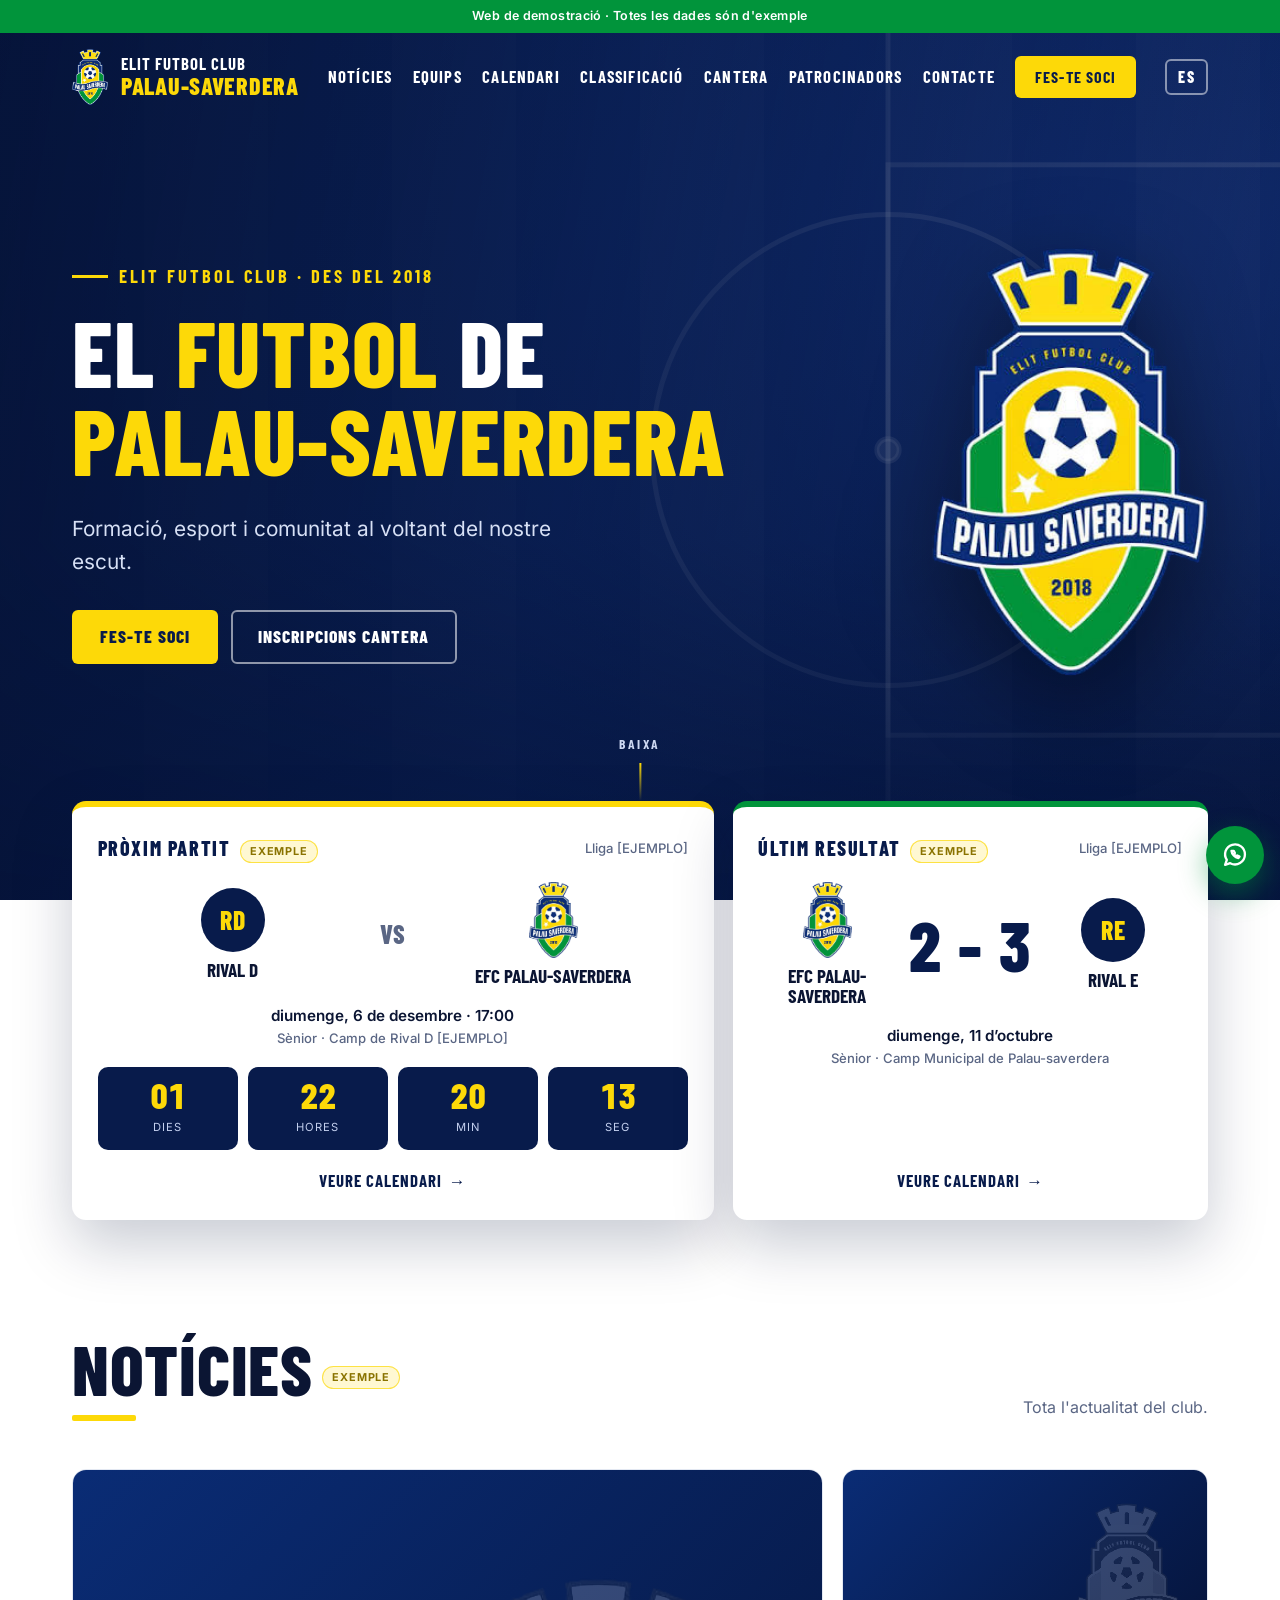
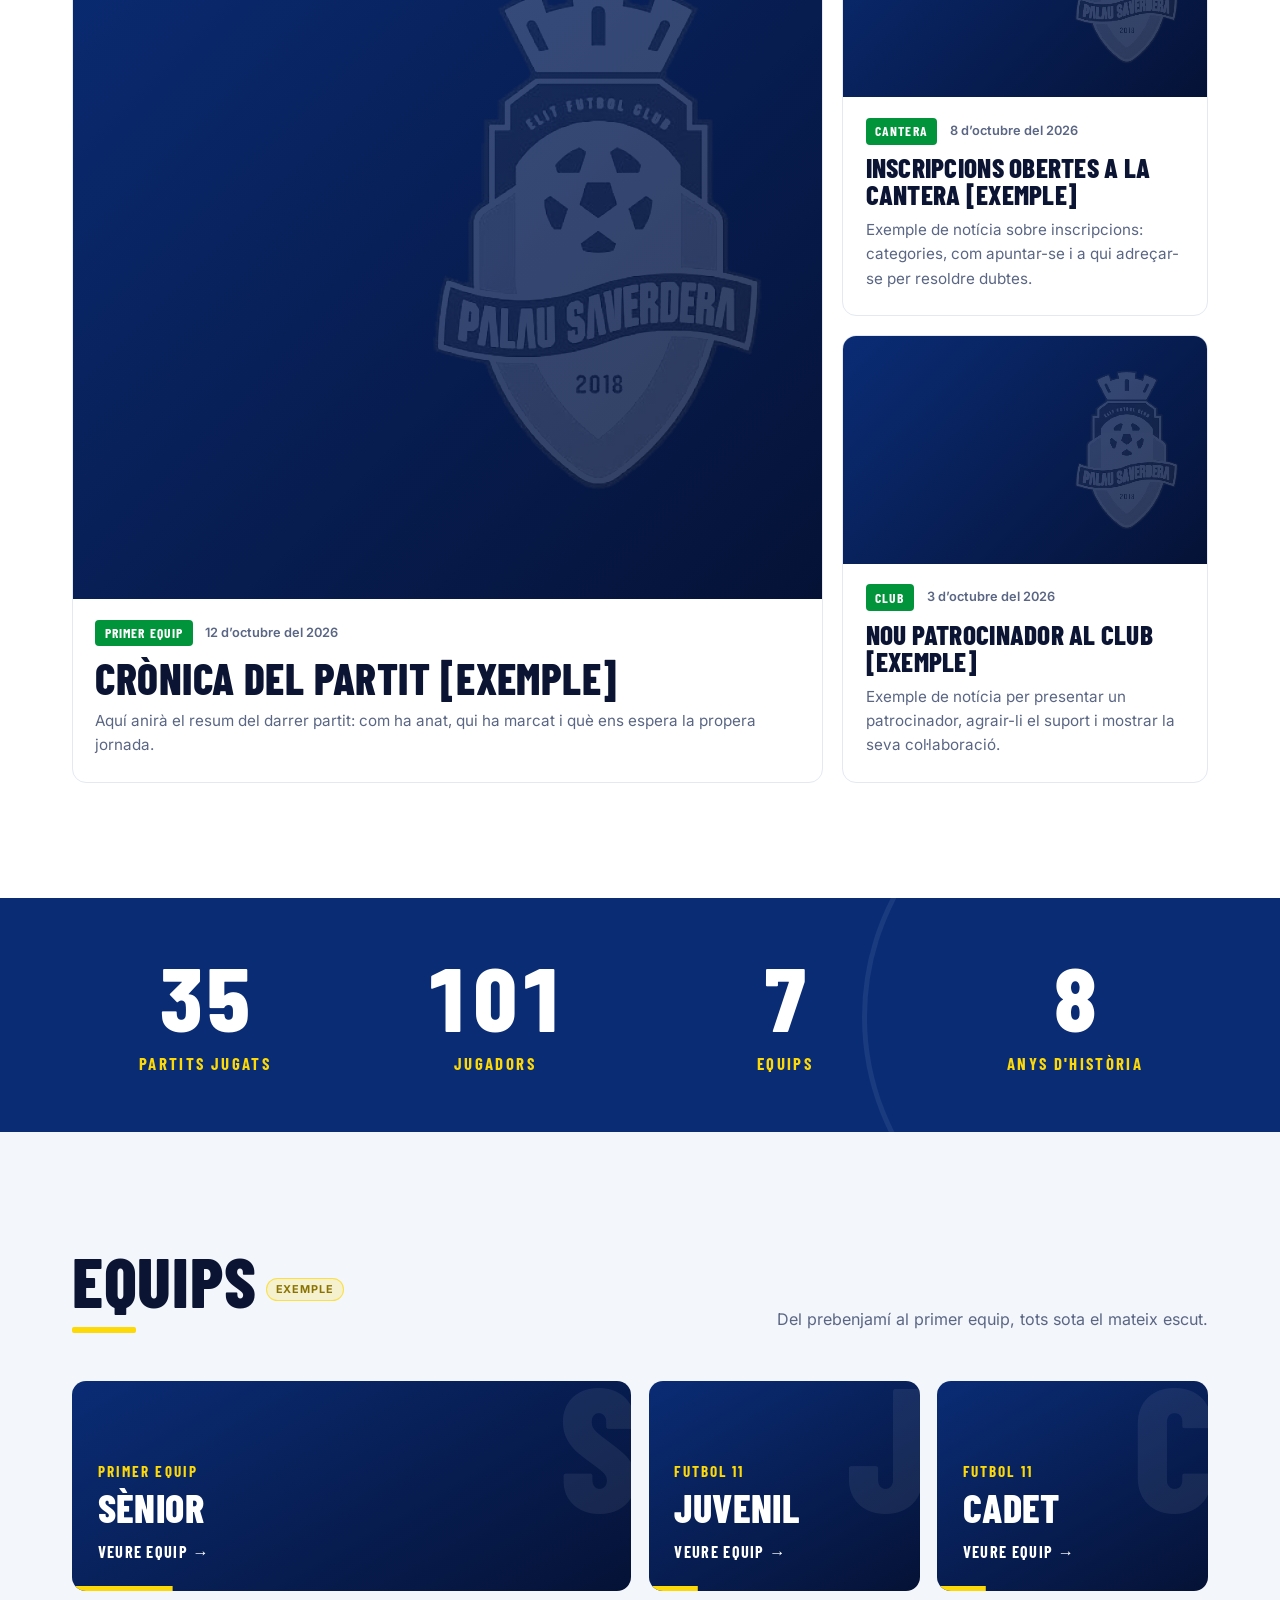
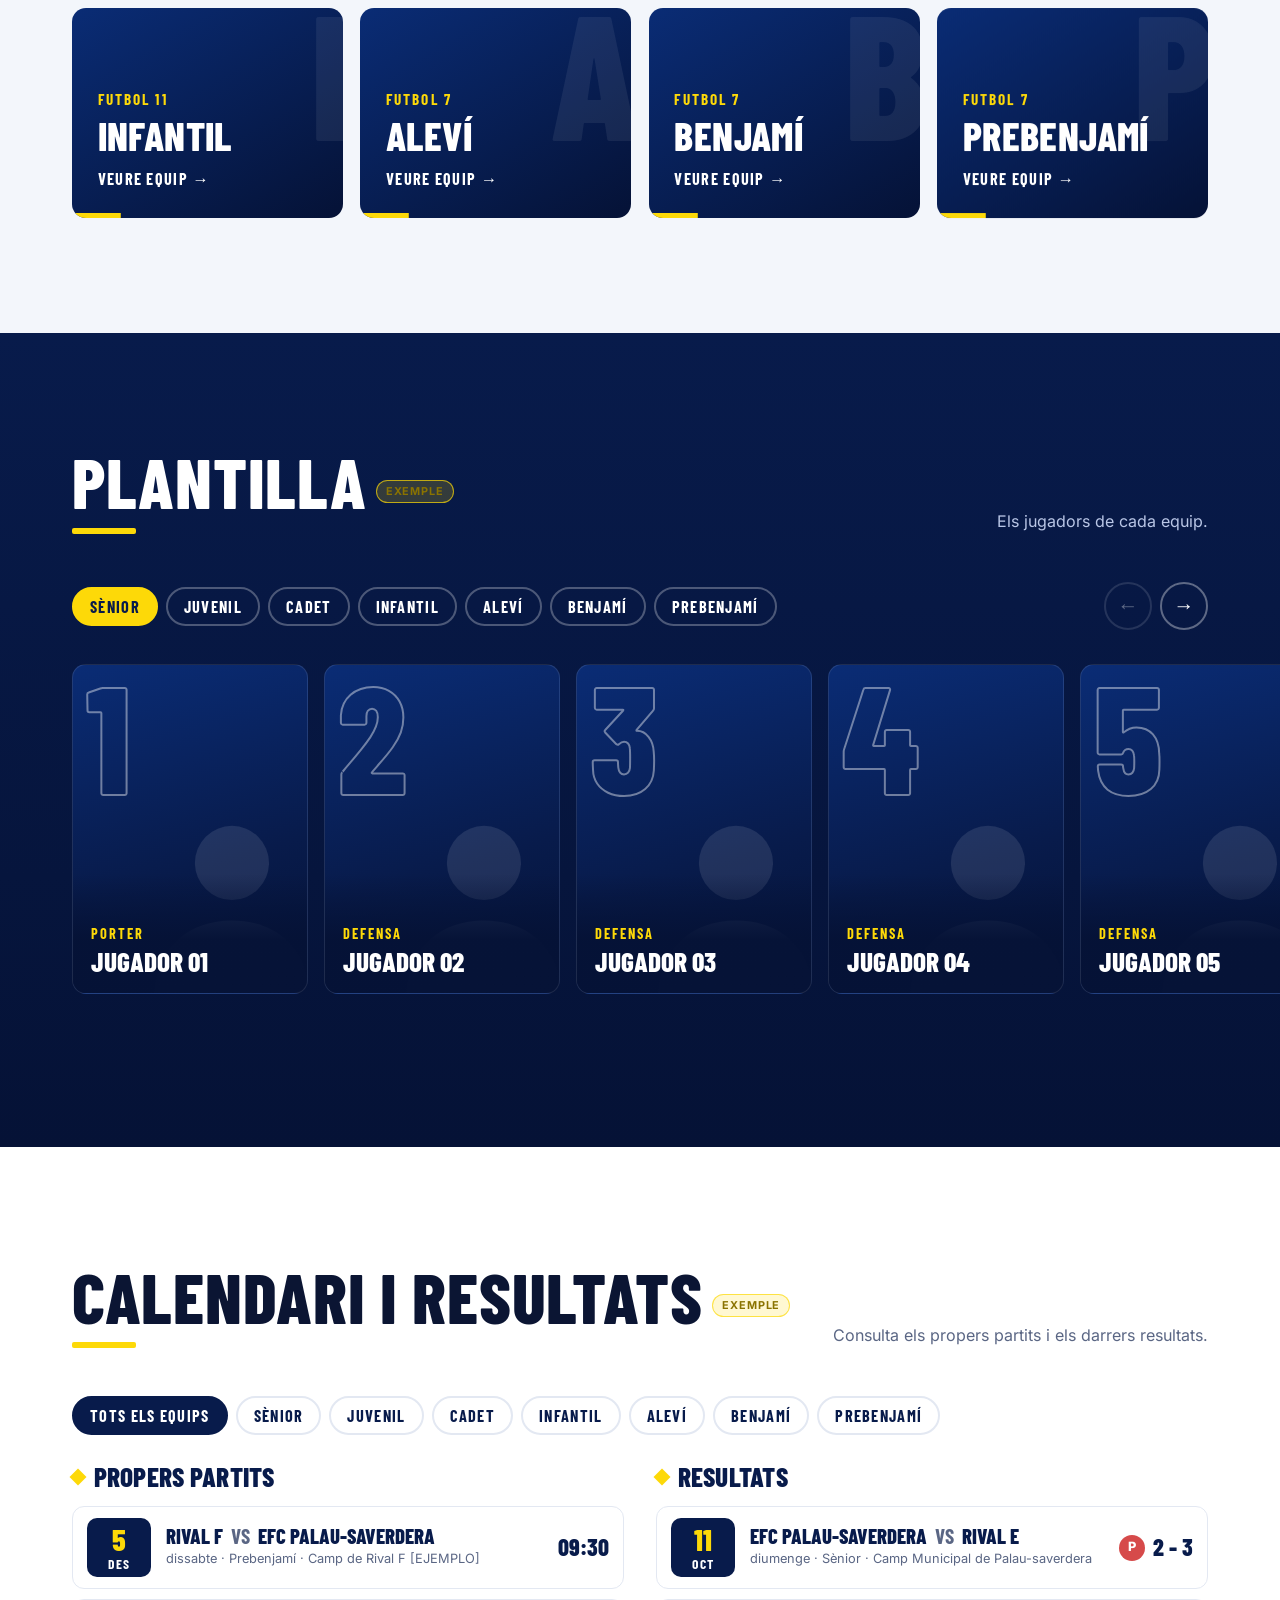
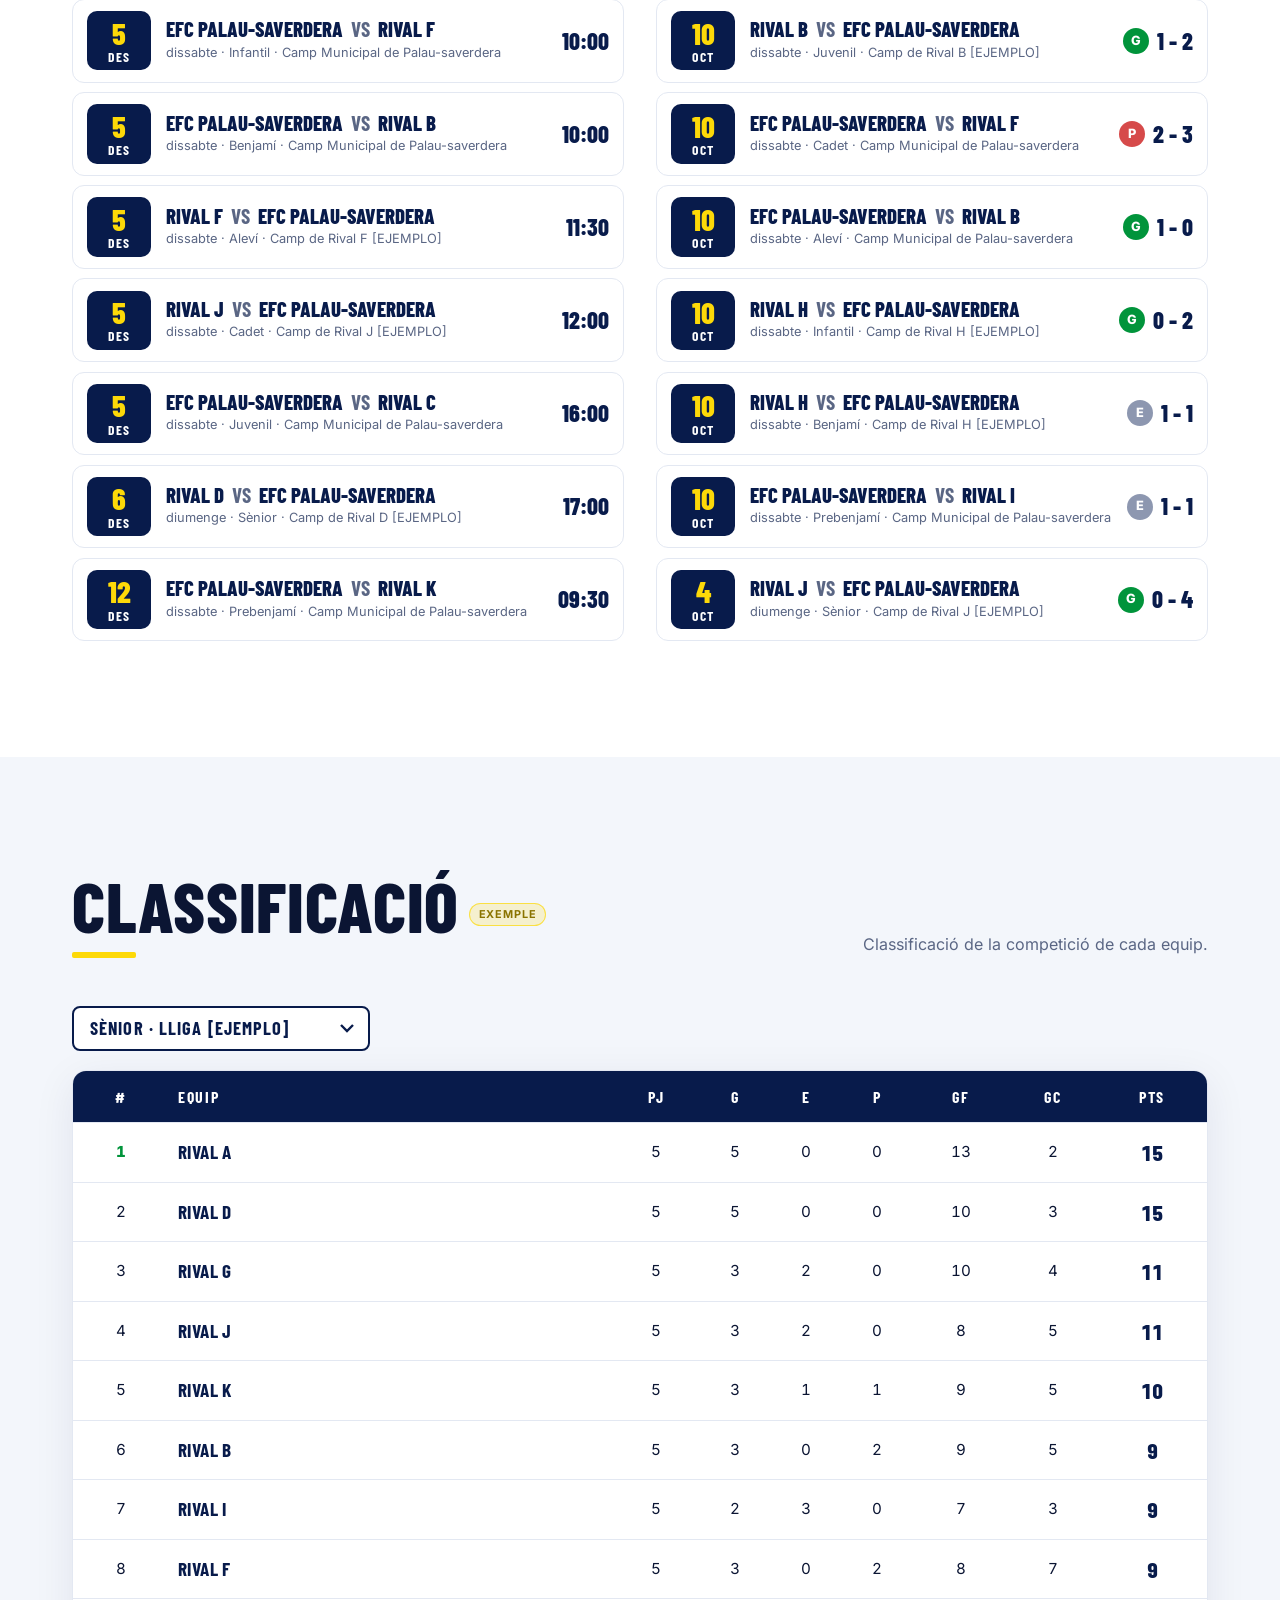
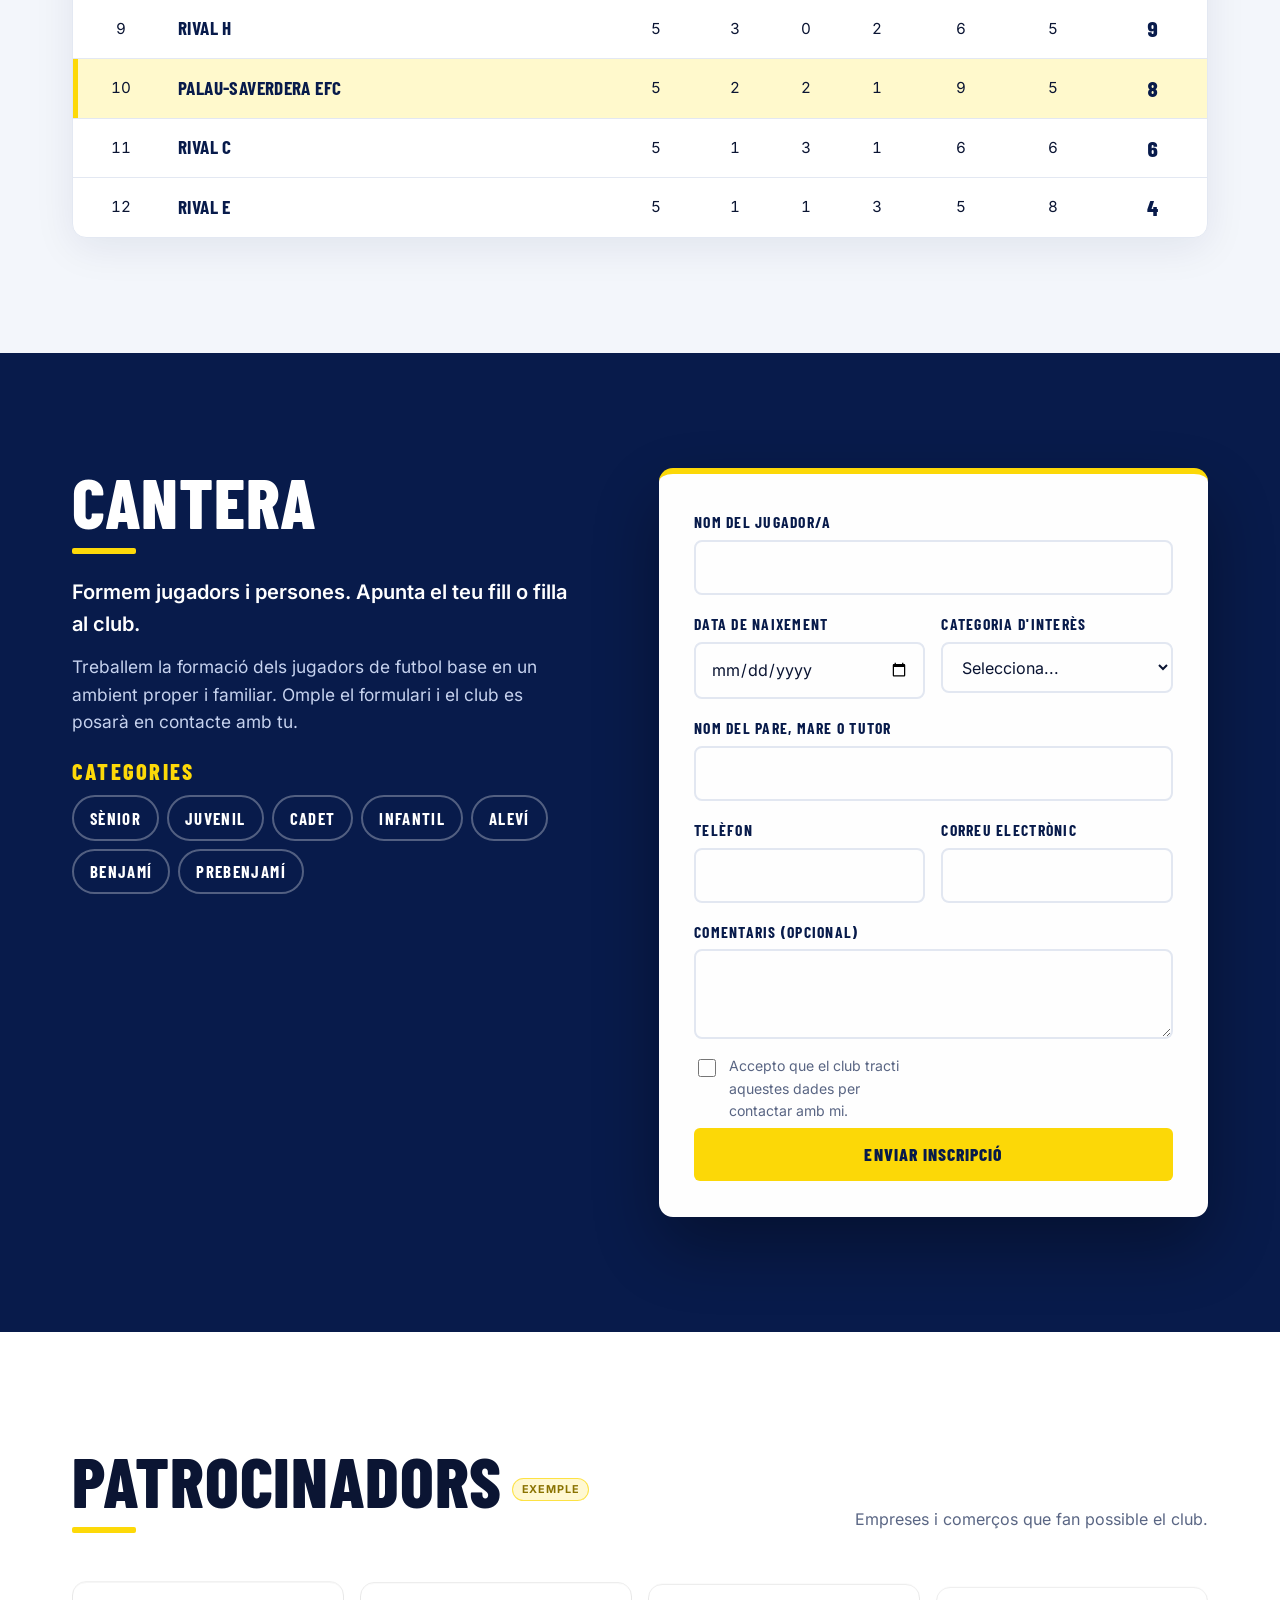
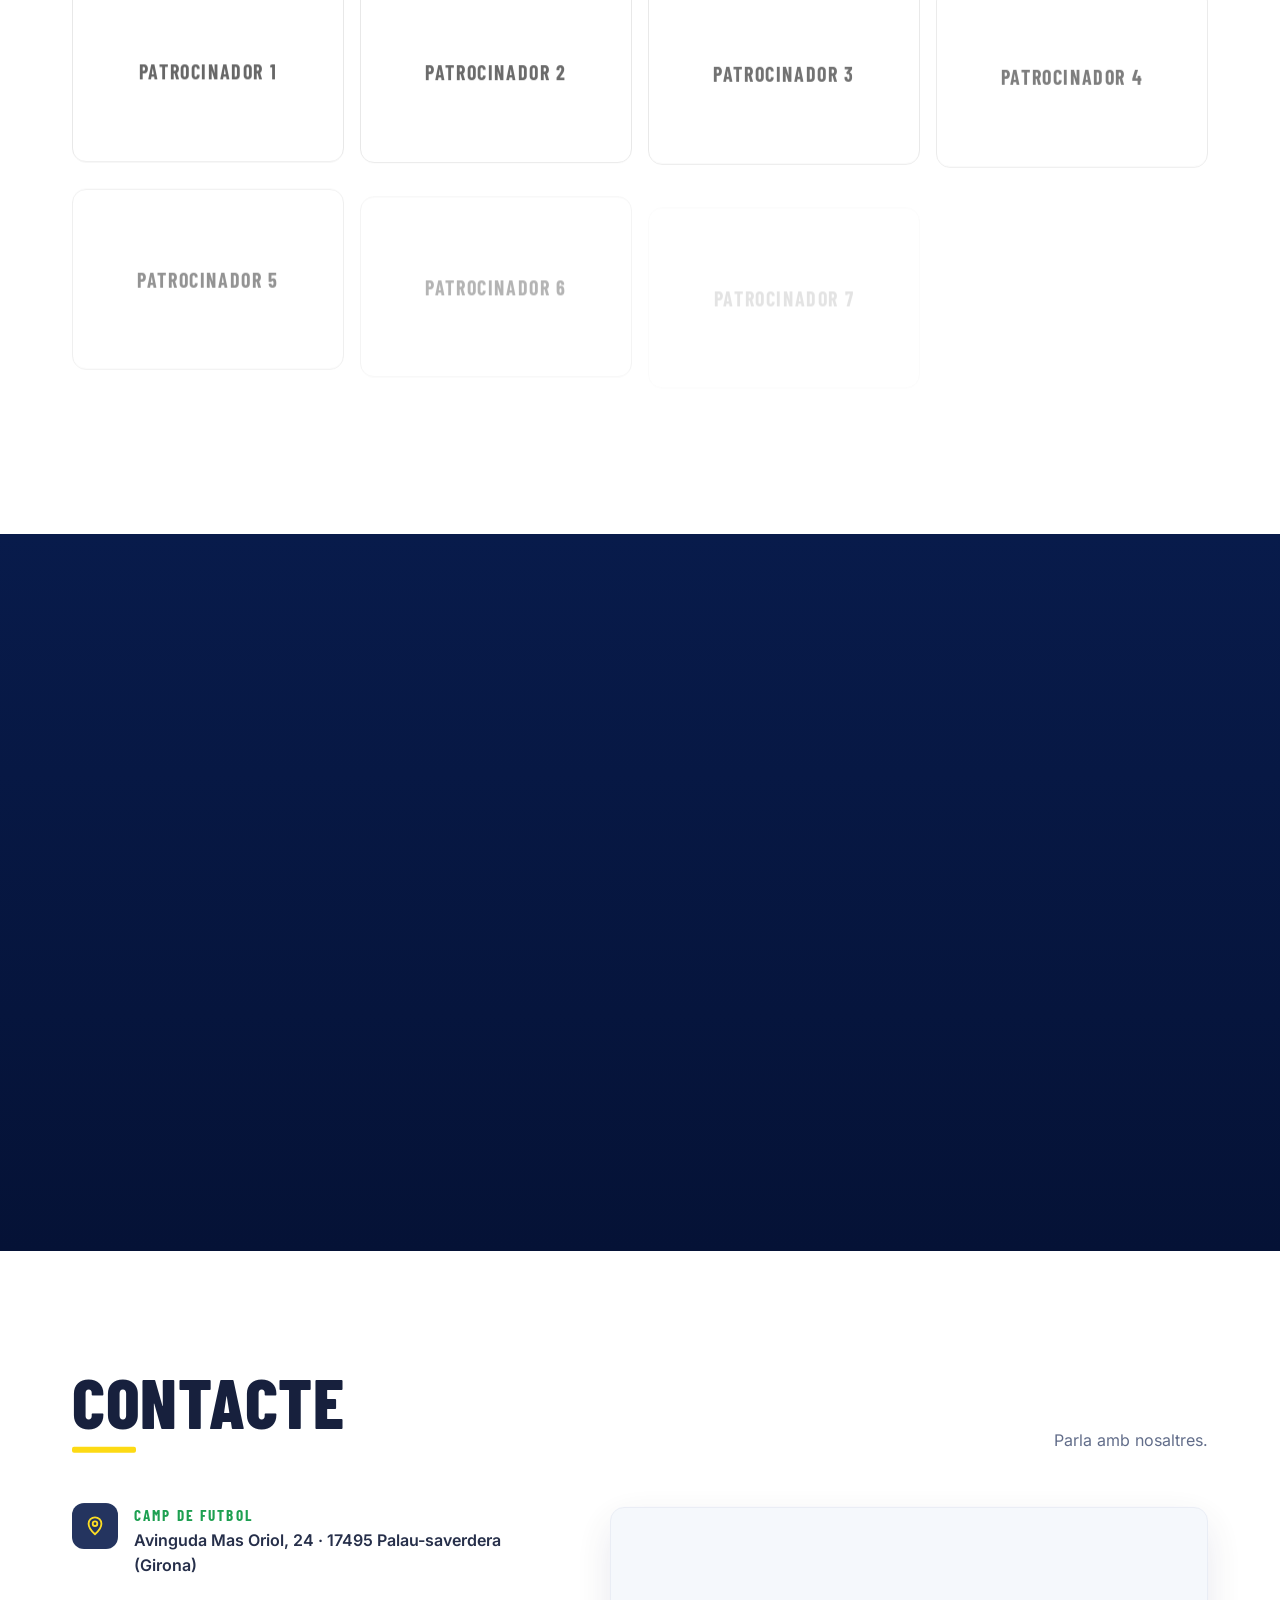
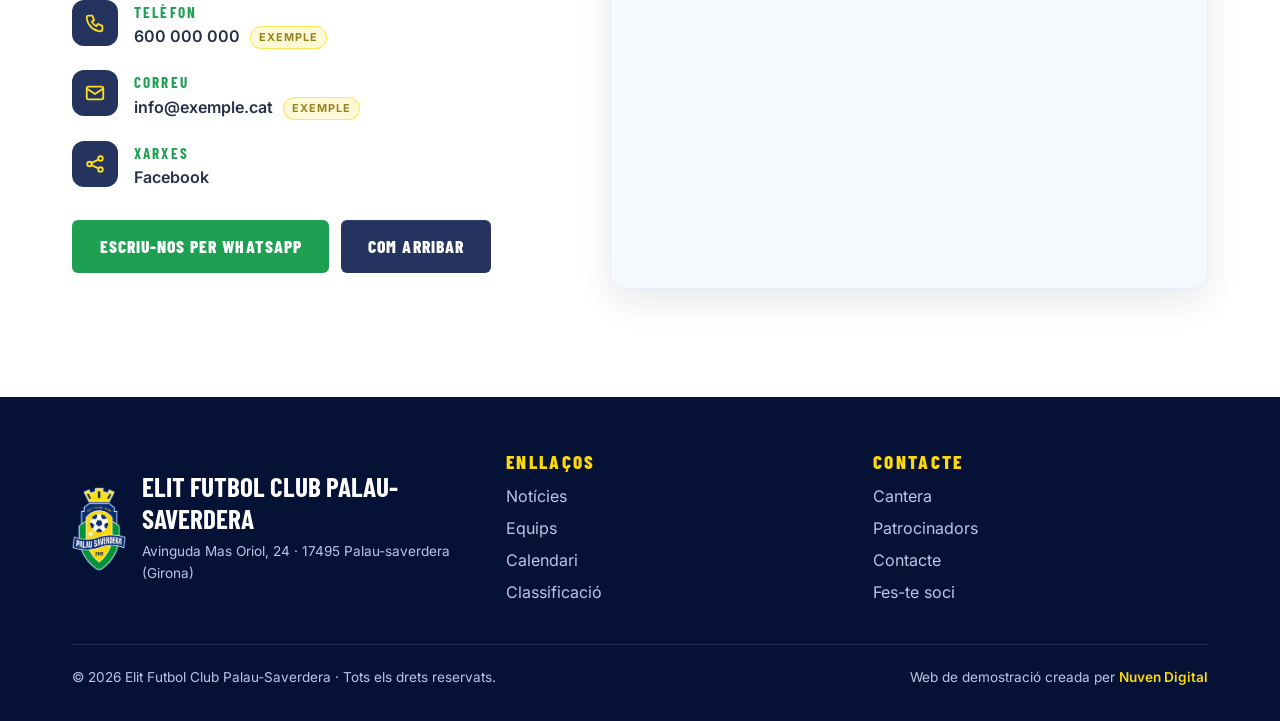
<file: index.html>
<!doctype html>
<html lang="ca">
<head>
<meta charset="utf-8">
<meta name="viewport" content="width=device-width, initial-scale=1">
<title>Elit Futbol Club Palau-Saverdera · Web de demostració</title>
<meta name="description" content="Web de demostració del club de futbol de Palau-saverdera: equips, calendari, resultats, cantera i més.">
<!-- Demo: no indexar. Treure aquesta línia quan la web sigui definitiva. -->
<meta name="robots" content="noindex, nofollow">
<meta name="theme-color" content="#081b4b">
<meta property="og:type" content="website">
<meta property="og:title" content="Elit Futbol Club Palau-Saverdera">
<meta property="og:description" content="El futbol de Palau-saverdera · Des del 2018 · Web de demostració">
<meta property="og:image" content="__SITE_URL__/assets/og.jpg">
<meta property="og:image:width" content="1200">
<meta property="og:image:height" content="630">
<meta name="twitter:card" content="summary_large_image">
<link rel="icon" type="image/png" href="assets/img/favicon.png">
<link rel="apple-touch-icon" href="assets/img/apple-touch-icon.png">
<link rel="preload" as="font" type="font/woff2" crossorigin href="assets/fonts/barlow-condensed-latin-800-normal.woff2">
<link rel="preload" as="font" type="font/woff2" crossorigin href="assets/fonts/inter-latin-wght-normal.woff2">
<link rel="stylesheet" href="css/style.css">
<script>document.documentElement.classList.add("js")</script>
</head>
<body class="page-home">
<a class="skip" href="#main" data-i18n="skip">Salta al contingut</a>
<div id="chrome-header"></div>

<main id="main">
  <!-- PORTADA -->
  <section class="hero" id="inici">
    <div class="hero-bg" data-parallax><div class="hero-img"></div></div>
    <div class="wrap hero-grid">
      <div class="hero-copy">
        <p class="eyebrow" data-i18n="hero_eyebrow">Elit Futbol Club · Des del 2018</p>
        <h1 class="hero-title" id="heroTitle" data-i18n="hero_title">El futbol de Palau-saverdera</h1>
        <p class="hero-text" data-i18n="hero_text">Formació, esport i comunitat al voltant del nostre escut.</p>
        <div class="hero-cta">
          <a class="btn btn-yellow" href="#soci" data-i18n="hero_cta1">Fes-te soci</a>
          <a class="btn btn-ghost" href="#cantera" data-i18n="hero_cta2">Inscripcions cantera</a>
        </div>
      </div>
      <div class="hero-crest"><img src="assets/img/logo.png" alt="Escut de l'Elit Futbol Club Palau-Saverdera" width="253" height="393" fetchpriority="high"></div>
    </div>
    <a class="scroll-cue" href="#partits"><span data-i18n="scroll">Baixa</span><i></i></a>
  </section>

  <!-- PROPER PARTIT + ÚLTIM RESULTAT -->
  <section class="section match-center" id="partits" aria-live="off">
    <div class="wrap mc-grid" id="matchCenter"></div>
  </section>

  <!-- NOTÍCIES -->
  <section class="section" id="noticies">
    <div class="wrap">
      <div class="sec-head" data-reveal>
        <h2><span data-i18n="news_title">Notícies</span><span class="demo-tag" data-demo data-i18n="demo_tag"></span></h2>
        <p data-i18n="news_sub"></p>
      </div>
      <div class="news-grid" id="newsGrid"></div>
    </div>
  </section>

  <!-- CONTADORS -->
  <section class="stats" id="stats" aria-label="Xifres del club">
    <div class="wrap stats-grid" id="statsGrid"></div>
  </section>

  <!-- EQUIPS -->
  <section class="section soft" id="equips">
    <div class="wrap">
      <div class="sec-head" data-reveal>
        <h2><span data-i18n="teams_title">Equips</span><span class="demo-tag" data-demo data-i18n="demo_tag"></span></h2>
        <p data-i18n="teams_sub"></p>
      </div>
      <div class="teams-grid" id="teamsGrid"></div>
    </div>
  </section>

  <!-- PLANTILLA -->
  <section class="section navy-2" id="plantilla">
    <div class="wrap">
      <div class="sec-head" data-reveal>
        <h2><span data-i18n="squad_title">Plantilla</span><span class="demo-tag" data-demo data-i18n="demo_tag"></span></h2>
        <p data-i18n="squad_sub"></p>
      </div>
      <div class="squad-top" data-reveal>
        <div class="chips" id="squadChips" role="group" aria-label="Equips"></div>
        <div class="car-btns">
          <button class="car-btn" id="carPrev" aria-label="Anterior" type="button">←</button>
          <button class="car-btn" id="carNext" aria-label="Següent" type="button">→</button>
        </div>
      </div>
      <div class="carousel-wrap"><ul class="carousel" id="squadCarousel" tabindex="0"></ul></div>
    </div>
  </section>

  <!-- CALENDARI I RESULTATS -->
  <section class="section" id="calendari">
    <div class="wrap">
      <div class="sec-head" data-reveal>
        <h2><span data-i18n="cal_title">Calendari i resultats</span><span class="demo-tag" data-demo data-i18n="demo_tag"></span></h2>
        <p data-i18n="cal_sub"></p>
      </div>
      <div class="chips" id="calChips" role="group" aria-label="Equips" data-reveal></div>
      <div class="cal-cols">
        <div class="cal-col" data-reveal><h3 data-i18n="cal_upcoming">Propers partits</h3><ul class="mlist" id="calUpcoming"></ul></div>
        <div class="cal-col" data-reveal><h3 data-i18n="cal_results">Resultats</h3><ul class="mlist" id="calResults"></ul></div>
      </div>
    </div>
  </section>

  <!-- CLASSIFICACIÓ -->
  <section class="section soft" id="classificacio">
    <div class="wrap">
      <div class="sec-head" data-reveal>
        <h2><span data-i18n="stand_title">Classificació</span><span class="demo-tag" data-demo data-i18n="demo_tag"></span></h2>
        <p data-i18n="stand_sub"></p>
      </div>
      <div class="stand-top" data-reveal>
        <label class="sr-only" for="standSel" data-i18n="teams_title">Equips</label>
        <select class="sel" id="standSel"></select>
      </div>
      <div class="tbl-wrap" data-reveal><table class="tbl" id="standTbl"></table></div>
    </div>
  </section>

  <!-- CANTERA -->
  <section class="section navy on-dark" id="cantera">
    <div class="wrap youth-grid">
      <div class="youth-copy" data-reveal>
        <div class="sec-head" style="margin-bottom:1.4rem"><h2 data-i18n="youth_title">Cantera</h2></div>
        <p style="font-size:1.25rem;color:#fff;font-weight:600;margin-bottom:.8rem" data-i18n="youth_sub"></p>
        <p data-i18n="youth_text"></p>
        <h3 data-i18n="youth_cats">Categories</h3>
        <div class="pills" id="youthPills"></div>
      </div>
      <div class="form-card" data-reveal>
        <form name="cantera" id="youthForm" method="POST" action="/" data-netlify="true" netlify-honeypot="bot-field">
          <input type="hidden" name="form-name" value="cantera">
          <p class="hp"><label>No omplir <input name="bot-field" tabindex="-1" autocomplete="off"></label></p>
          <div class="form-grid">
            <div class="field full"><label for="f_name" data-i18n="f_name">Nom</label><input id="f_name" name="jugador" required autocomplete="off"></div>
            <div class="field"><label for="f_birth" data-i18n="f_birth">Naixement</label><input id="f_birth" name="naixement" type="date" required></div>
            <div class="field"><label for="f_team" data-i18n="f_team">Categoria</label><select id="f_team" name="categoria" required></select></div>
            <div class="field full"><label for="f_parent" data-i18n="f_parent">Tutor</label><input id="f_parent" name="tutor" required autocomplete="name"></div>
            <div class="field"><label for="f_phone" data-i18n="f_phone">Telèfon</label><input id="f_phone" name="telefon" type="tel" required autocomplete="tel"></div>
            <div class="field"><label for="f_email" data-i18n="f_email">Correu</label><input id="f_email" name="email" type="email" required autocomplete="email"></div>
            <div class="field full"><label for="f_msg" data-i18n="f_msg">Comentaris</label><textarea id="f_msg" name="comentaris"></textarea></div>
            <label class="check full"><input type="checkbox" name="privacitat" required><span data-i18n="f_privacy"></span></label>
          </div>
          <button class="btn btn-yellow" type="submit" id="youthSend" data-i18n="f_send">Enviar inscripció</button>
          <div class="form-msg" id="youthMsg" role="status" hidden></div>
        </form>
      </div>
    </div>
  </section>

  <!-- PATROCINADORS -->
  <section class="section" id="patrocinadors">
    <div class="wrap">
      <div class="sec-head" data-reveal>
        <h2><span data-i18n="sponsors_title">Patrocinadors</span><span class="demo-tag" data-demo data-i18n="demo_tag"></span></h2>
        <p data-i18n="sponsors_sub"></p>
      </div>
      <div class="sp-grid" id="spGrid"></div>
      <p class="sp-cta" data-reveal><a class="link-arrow" id="spCta" href="#contacte" data-i18n="sponsors_cta"></a></p>
    </div>
  </section>

  <!-- FES-TE SOCI -->
  <section class="section navy-2 on-dark" id="soci">
    <div class="wrap">
      <div class="sec-head" data-reveal>
        <h2><span data-i18n="member_title">Fes-te soci</span><span class="demo-tag" data-demo data-i18n="demo_tag"></span></h2>
        <p data-i18n="member_sub"></p>
      </div>
      <div class="tiers" id="tiers"></div>
    </div>
  </section>

  <!-- CONTACTE -->
  <section class="section" id="contacte">
    <div class="wrap">
      <div class="sec-head" data-reveal>
        <h2><span data-i18n="contact_title">Contacte</span></h2>
        <p data-i18n="contact_sub"></p>
      </div>
      <div class="contact-grid">
        <div data-reveal>
          <div class="clist" id="contactList"></div>
          <div class="cbtns" id="contactBtns"></div>
        </div>
        <div class="map" data-reveal id="mapBox"></div>
      </div>
    </div>
  </section>
</main>

<div id="chrome-footer"></div>
<script src="vendor/gsap.min.js" defer></script>
<script src="vendor/ScrollTrigger.min.js" defer></script>
<script src="vendor/lenis.min.js" defer></script>
<script src="js/app.js" defer></script>
</body>
</html>
</file>
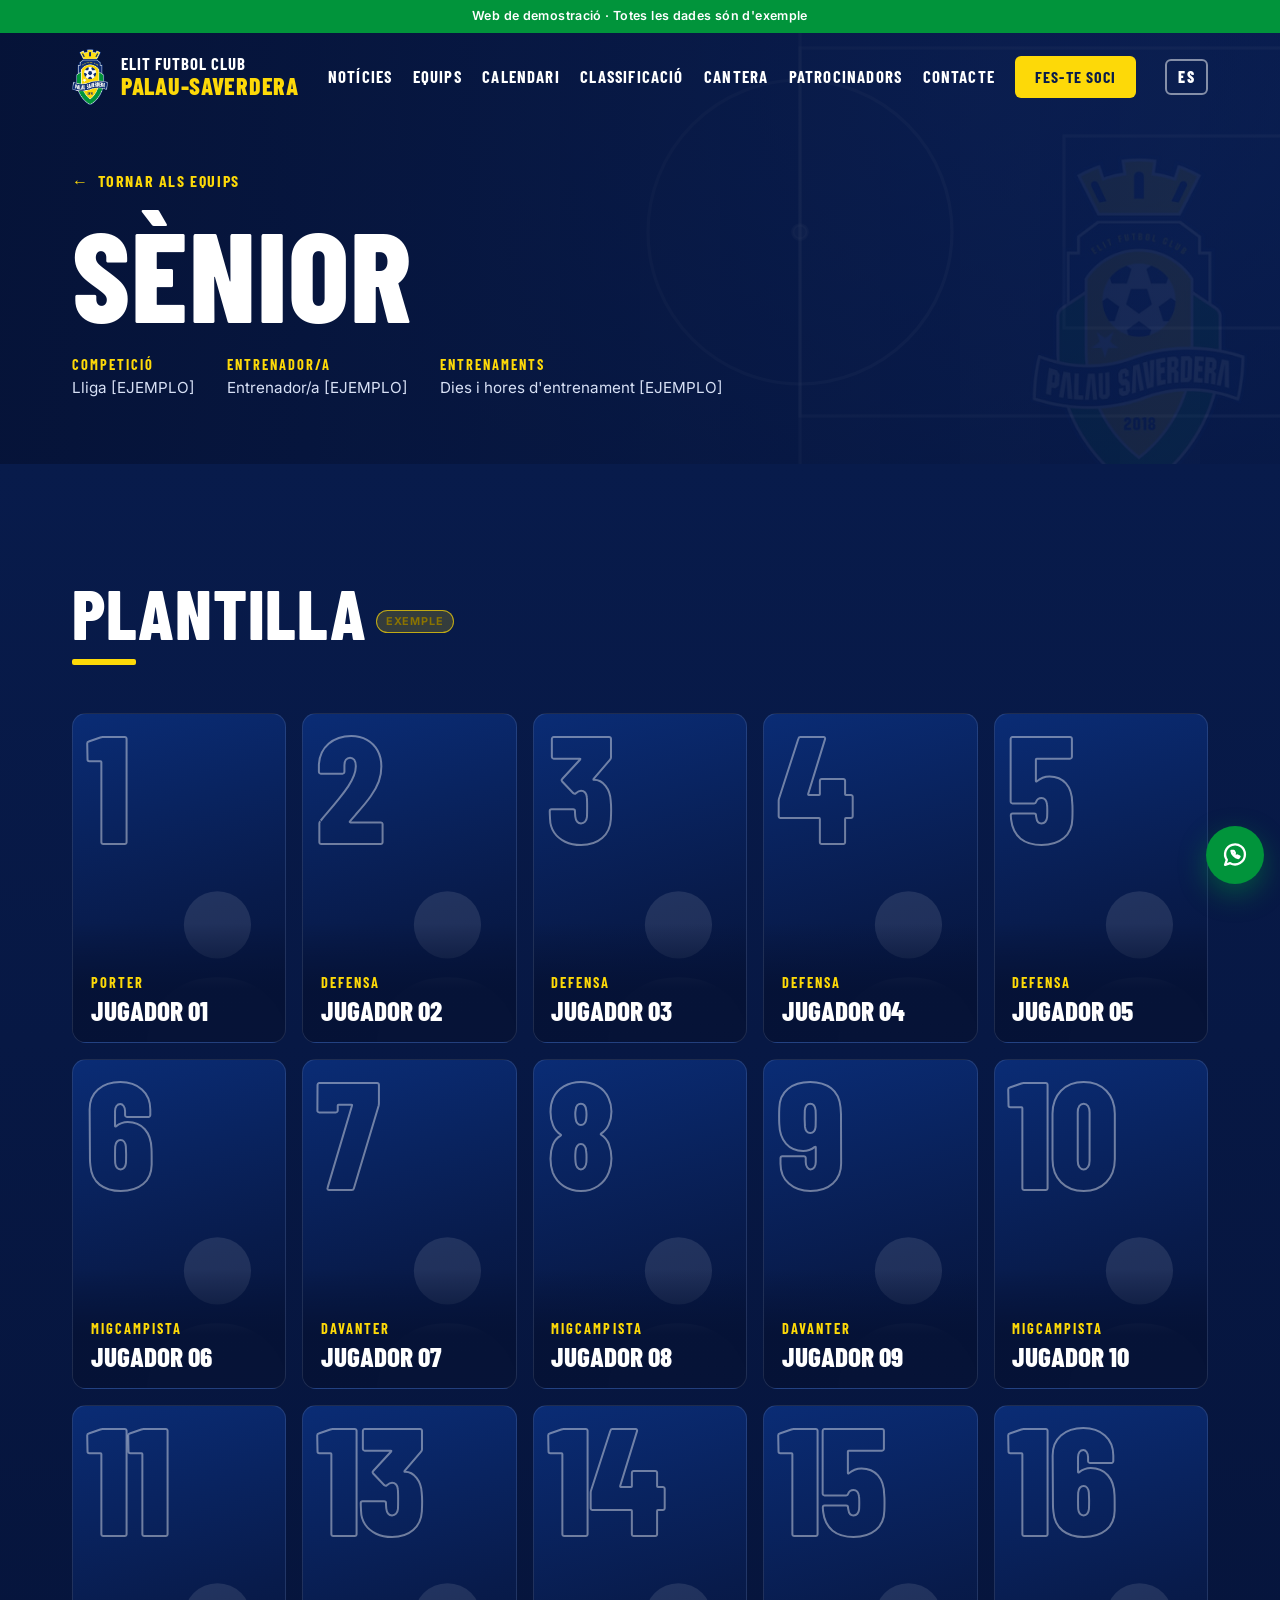
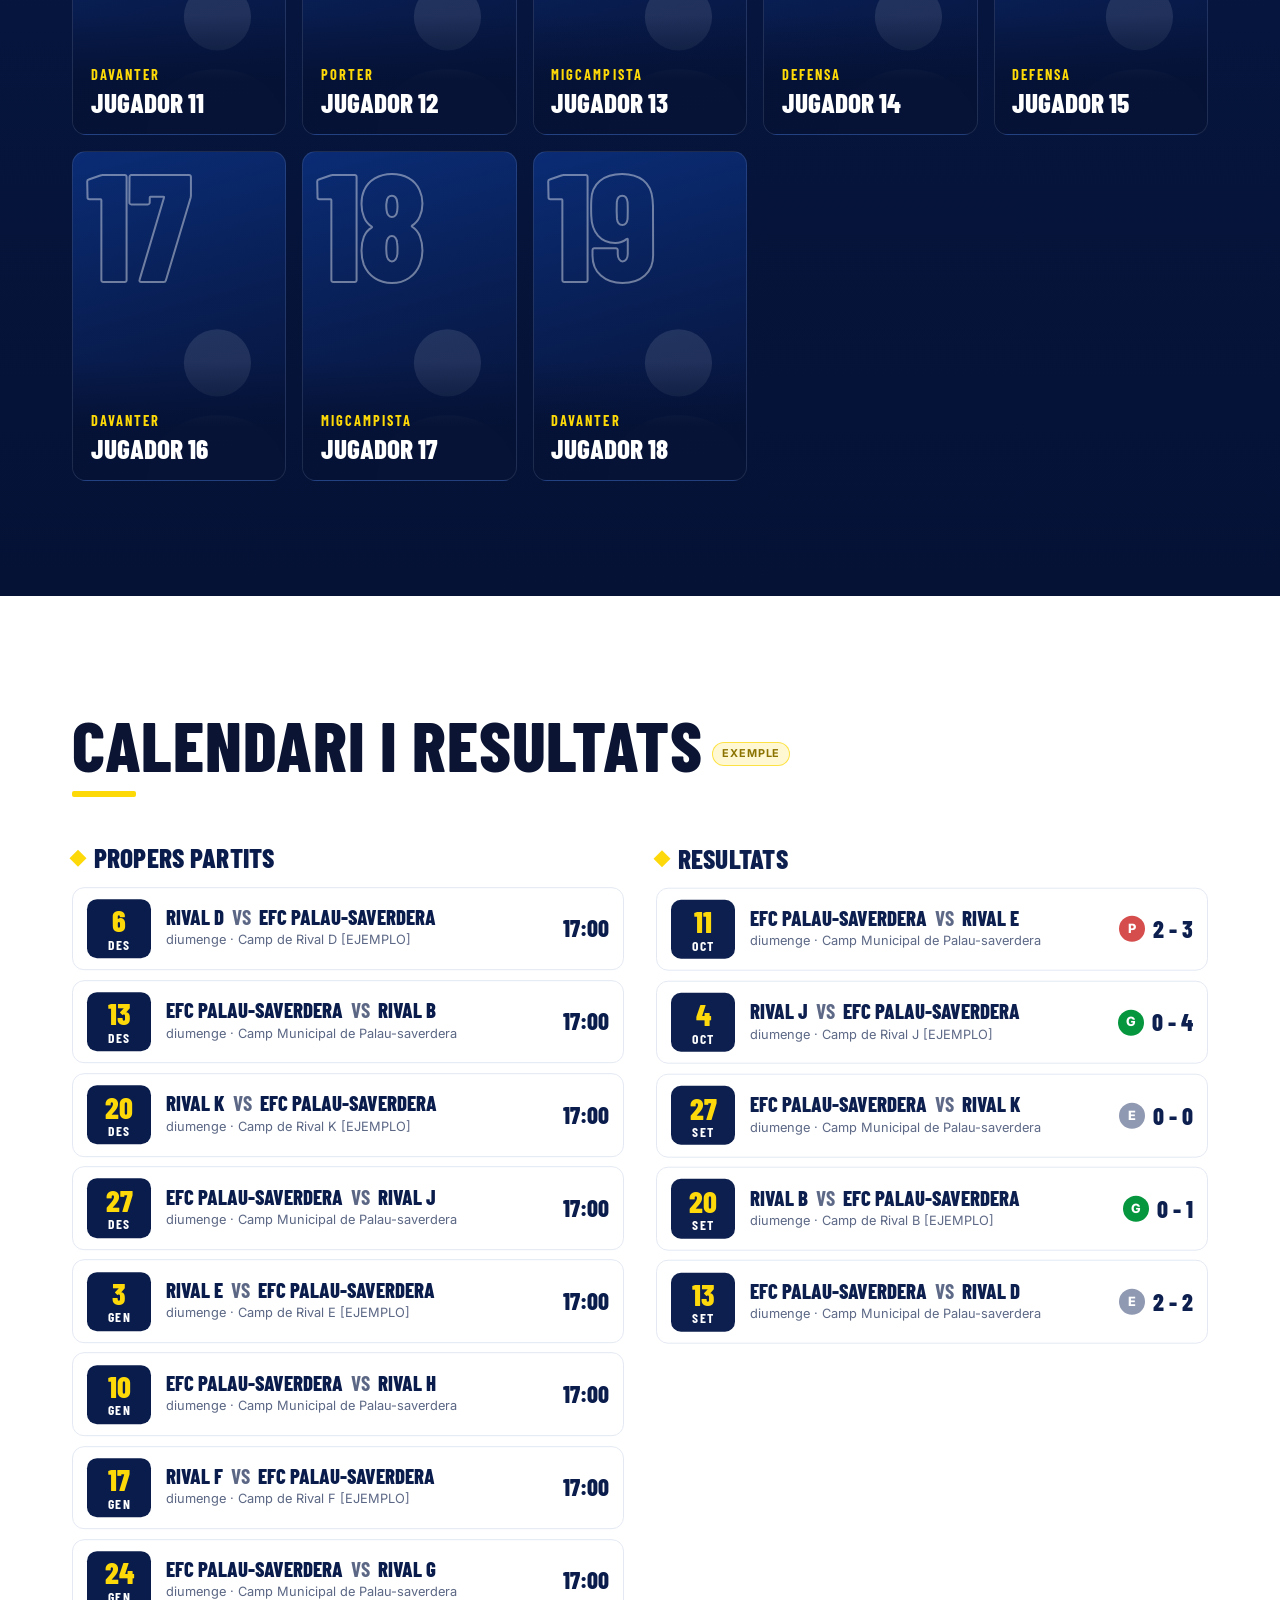
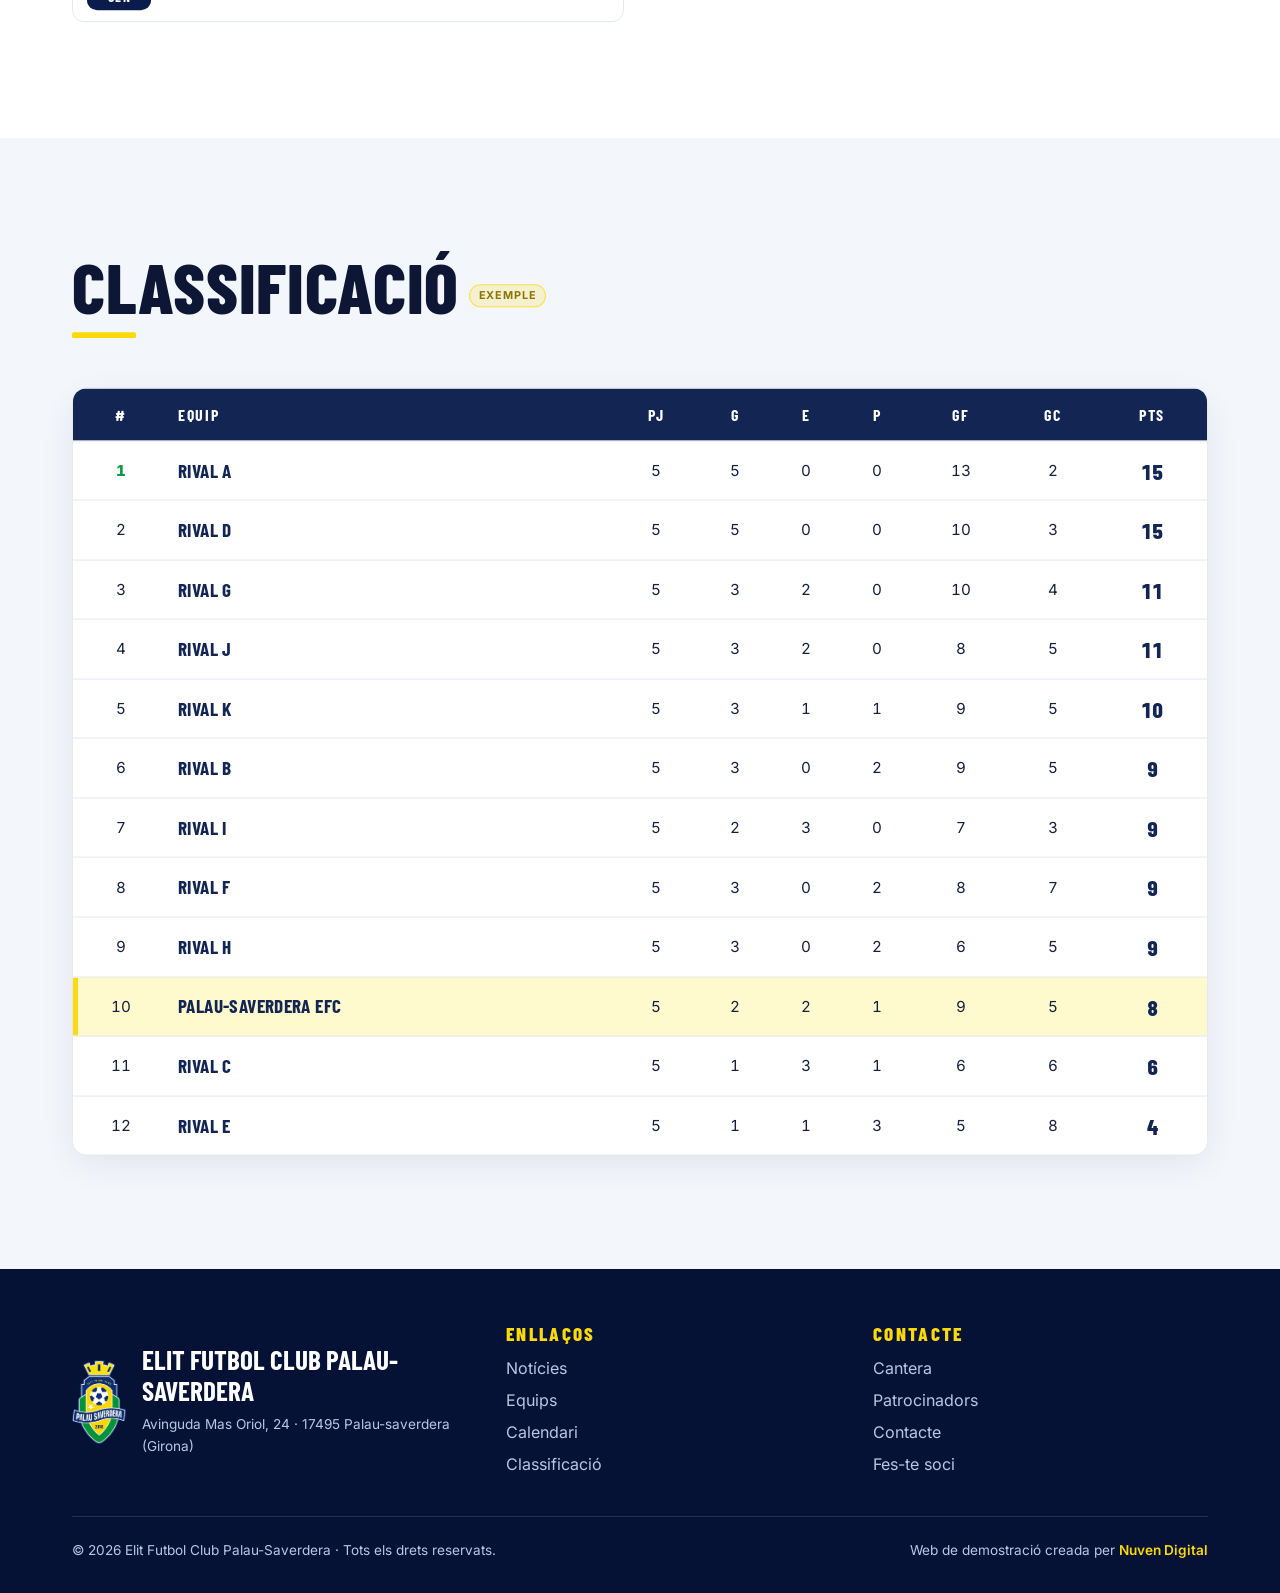
<file: equip.html>
<!doctype html>
<html lang="ca">
<head>
<meta charset="utf-8">
<meta name="viewport" content="width=device-width, initial-scale=1">
<title>Equip · Elit Futbol Club Palau-Saverdera</title>
<meta name="description" content="Plantilla, calendari i classificació de l'equip.">
<meta name="robots" content="noindex, nofollow">
<meta name="theme-color" content="#081b4b">
<meta property="og:type" content="website">
<meta property="og:title" content="Elit Futbol Club Palau-Saverdera">
<meta property="og:description" content="El futbol de Palau-saverdera · Des del 2018 · Web de demostració">
<meta property="og:image" content="__SITE_URL__/assets/og.jpg">
<meta name="twitter:card" content="summary_large_image">
<link rel="icon" type="image/png" href="assets/img/favicon.png">
<link rel="apple-touch-icon" href="assets/img/apple-touch-icon.png">
<link rel="preload" as="font" type="font/woff2" crossorigin href="assets/fonts/barlow-condensed-latin-800-normal.woff2">
<link rel="preload" as="font" type="font/woff2" crossorigin href="assets/fonts/inter-latin-wght-normal.woff2">
<link rel="stylesheet" href="css/style.css">
<script>document.documentElement.classList.add("js")</script>
</head>
<body class="page-team">
<a class="skip" href="#main" data-i18n="skip">Salta al contingut</a>
<div id="chrome-header"></div>

<main id="main">
  <section class="team-hero">
    <img class="crest" src="assets/img/logo.png" alt="" width="253" height="393">
    <div class="wrap">
      <a class="back" href="index.html#equips" data-i18n="team_back">Tornar als equips</a>
      <h1 id="teamName">&nbsp;</h1>
      <div class="team-meta" id="teamMeta"></div>
    </div>
  </section>

  <section class="section navy-2" id="plantilla">
    <div class="wrap">
      <div class="sec-head" data-reveal>
        <h2><span data-i18n="squad_title">Plantilla</span><span class="demo-tag" data-demo data-i18n="demo_tag"></span></h2>
      </div>
      <ul class="pc-grid" id="squadGrid"></ul>
    </div>
  </section>

  <section class="section" id="calendari">
    <div class="wrap">
      <div class="sec-head" data-reveal>
        <h2><span data-i18n="cal_title">Calendari i resultats</span><span class="demo-tag" data-demo data-i18n="demo_tag"></span></h2>
      </div>
      <div class="cal-cols">
        <div class="cal-col" data-reveal><h3 data-i18n="cal_upcoming">Propers partits</h3><ul class="mlist" id="calUpcoming"></ul></div>
        <div class="cal-col" data-reveal><h3 data-i18n="cal_results">Resultats</h3><ul class="mlist" id="calResults"></ul></div>
      </div>
    </div>
  </section>

  <section class="section soft" id="classificacio">
    <div class="wrap">
      <div class="sec-head" data-reveal>
        <h2><span data-i18n="stand_title">Classificació</span><span class="demo-tag" data-demo data-i18n="demo_tag"></span></h2>
      </div>
      <div class="tbl-wrap" data-reveal><table class="tbl" id="standTbl"></table></div>
    </div>
  </section>
</main>

<div id="chrome-footer"></div>
<script src="vendor/gsap.min.js" defer></script>
<script src="vendor/ScrollTrigger.min.js" defer></script>
<script src="vendor/lenis.min.js" defer></script>
<script src="js/app.js" defer></script>
</body>
</html>
</file>
<file: css/style.css>
/* ==========================================================
   EFC Palau-Saverdera · demo web
   Colores: azul marino (base), blanco (contenido), amarillo (botones/detalles), verde (acentos)
   ========================================================== */
@font-face{font-family:"Barlow Condensed";font-weight:600;font-style:normal;font-display:swap;src:url(../assets/fonts/barlow-condensed-latin-600-normal.woff2) format("woff2")}
@font-face{font-family:"Barlow Condensed";font-weight:700;font-style:normal;font-display:swap;src:url(../assets/fonts/barlow-condensed-latin-700-normal.woff2) format("woff2")}
@font-face{font-family:"Barlow Condensed";font-weight:800;font-style:normal;font-display:swap;src:url(../assets/fonts/barlow-condensed-latin-800-normal.woff2) format("woff2")}
@font-face{font-family:"Inter";font-weight:100 900;font-style:normal;font-display:swap;src:url(../assets/fonts/inter-latin-wght-normal.woff2) format("woff2")}

:root{
  --navy:#081b4b; --navy-2:#0c2a6b; --navy-3:#0a2c75; --navy-deep:#051236;
  --yellow:#fdd908; --green:#01943b; --white:#fff;
  --ink:#0b1533; --muted:#5a6684; --soft:#f3f6fb; --line:#e3e8f2; --loss:#d64a4a;
  --f-head:"Barlow Condensed","Arial Narrow",Impact,sans-serif;
  --f-body:"Inter",system-ui,-apple-system,"Segoe UI",Roboto,sans-serif;
  --r:14px; --wrap:1200px; --gut:clamp(1rem,4vw,2rem);
  --hero-img:url(../assets/img/hero-placeholder.svg);
  --ease:cubic-bezier(.2,.7,.2,1);
}
*,*::before,*::after{box-sizing:border-box}
html{scroll-behavior:smooth;-webkit-text-size-adjust:100%}
html.lenis,html.lenis body{height:auto}
.lenis.lenis-smooth{scroll-behavior:auto!important}
.lenis.lenis-stopped{overflow:hidden}
body{margin:0;font-family:var(--f-body);font-size:1rem;line-height:1.6;color:var(--ink);background:var(--white);overflow-x:hidden}
img,svg{max-width:100%;display:block}
a{color:inherit}
h1,h2,h3,h4{font-family:var(--f-head);font-weight:800;text-transform:uppercase;line-height:.95;margin:0;letter-spacing:.01em}
p{margin:0}
:focus-visible{outline:3px solid var(--yellow);outline-offset:3px;border-radius:4px}
.wrap{width:100%;max-width:var(--wrap);margin-inline:auto;padding-inline:var(--gut)}
.sr-only{position:absolute;width:1px;height:1px;overflow:hidden;clip:rect(0 0 0 0);white-space:nowrap}
.skip{position:absolute;left:1rem;top:-4rem;background:var(--yellow);color:var(--navy);padding:.6rem 1rem;font-weight:700;z-index:200;border-radius:6px}
.skip:focus{top:1rem}

/* ---------- Botones ---------- */
.btn{display:inline-flex;align-items:center;justify-content:center;gap:.5rem;font-family:var(--f-head);font-weight:800;text-transform:uppercase;letter-spacing:.06em;font-size:1.1rem;line-height:1;padding:1rem 1.6rem;border-radius:6px;border:2px solid transparent;text-decoration:none;cursor:pointer;transition:transform .25s var(--ease),background .25s,color .25s,border-color .25s,box-shadow .25s}
.btn-yellow{background:var(--yellow);color:var(--navy)}
.btn-yellow:hover{transform:translateY(-2px);box-shadow:0 10px 24px rgba(253,217,8,.28)}
.btn-ghost{border-color:rgba(255,255,255,.55);color:#fff}
.btn-ghost:hover{background:#fff;color:var(--navy)}
.btn-navy{background:var(--navy);color:#fff}
.btn-navy:hover{background:var(--navy-3)}
.btn-green{background:var(--green);color:#fff}
.btn-green:hover{transform:translateY(-2px);box-shadow:0 10px 24px rgba(1,148,59,.3)}
.btn[disabled]{opacity:.6;cursor:wait}
.link-arrow{display:inline-flex;align-items:center;gap:.4rem;font-family:var(--f-head);font-weight:700;text-transform:uppercase;letter-spacing:.06em;font-size:1.05rem;text-decoration:none;color:var(--navy)}
.link-arrow::after{content:"→";transition:transform .25s var(--ease)}
.link-arrow:hover::after{transform:translateX(5px)}
.on-dark .link-arrow,.link-arrow.light{color:var(--yellow)}

/* ---------- Etiqueta demo ---------- */
.demo-tag{display:inline-block;vertical-align:middle;margin-left:.6rem;font-family:var(--f-body);font-size:.68rem;font-weight:700;letter-spacing:.08em;text-transform:uppercase;padding:.25rem .55rem;border-radius:999px;background:rgba(253,217,8,.18);color:#8a7300;border:1px solid rgba(253,217,8,.7);line-height:1.2}
.on-dark .demo-tag,.hero .demo-tag{color:var(--yellow);background:rgba(253,217,8,.12)}
[hidden]{display:none!important}

/* ---------- Cabecera ---------- */
.site-header{position:fixed;inset:0 0 auto 0;z-index:100;color:#fff;transition:background .35s,box-shadow .35s,backdrop-filter .35s}
.demo-strip{background:var(--green);color:#fff;font-size:.78rem;font-weight:600;letter-spacing:.03em;text-align:center;padding:.4rem var(--gut);max-height:40px;overflow:hidden;transition:max-height .35s var(--ease),padding .35s var(--ease),opacity .3s}
.site-header .bar{display:flex;align-items:center;justify-content:space-between;gap:1rem;height:88px;transition:height .35s var(--ease)}
.site-header::before{content:"";position:absolute;inset:0;z-index:-2;background:rgba(8,27,75,.94);backdrop-filter:blur(12px);-webkit-backdrop-filter:blur(12px);box-shadow:0 6px 28px rgba(3,10,35,.35);opacity:0;transition:opacity .35s}
.site-header.is-scrolled::before{opacity:1}
.site-header.is-scrolled .demo-strip{max-height:0;padding-block:0;opacity:0}
.site-header.is-scrolled .bar{height:62px}
.brand{display:flex;align-items:center;gap:.8rem;text-decoration:none}
.brand img{height:56px;width:auto;transition:height .35s var(--ease)}
.site-header.is-scrolled .brand img{height:40px}
.brand-text{font-family:var(--f-head);text-transform:uppercase;font-weight:700;font-size:1.05rem;line-height:1.05;letter-spacing:.06em;display:none}
.brand-text b{display:block;font-size:1.5rem;font-weight:800;color:var(--yellow);letter-spacing:.03em}
@media(min-width:520px){.brand-text{display:block}}
.nav{display:flex;align-items:center;gap:clamp(.9rem,1.6vw,1.6rem)}
.nav a{font-family:var(--f-head);font-weight:700;font-size:1.05rem;text-transform:uppercase;letter-spacing:.07em;text-decoration:none;position:relative;padding:.3rem 0;white-space:nowrap}
.nav a:not(.btn)::after{content:"";position:absolute;left:0;right:100%;bottom:-2px;height:3px;background:var(--yellow);transition:right .3s var(--ease)}
.nav a:not(.btn):hover::after{right:0}
.nav .btn{padding:.7rem 1.1rem;font-size:1rem}
.bar-actions{display:flex;align-items:center;gap:.6rem}
.lang{font-family:var(--f-head);font-weight:800;letter-spacing:.08em;font-size:1rem;color:#fff;background:transparent;border:2px solid rgba(255,255,255,.5);border-radius:6px;padding:.4rem .7rem;cursor:pointer;transition:background .2s,color .2s}
.lang:hover{background:#fff;color:var(--navy)}
.burger{display:none;width:44px;height:44px;border:0;background:transparent;cursor:pointer;position:relative;color:#fff}
.burger span{position:absolute;left:10px;right:10px;height:3px;background:currentColor;border-radius:2px;transition:transform .3s var(--ease),opacity .2s,top .3s var(--ease)}
.burger span:nth-child(1){top:14px}.burger span:nth-child(2){top:21px}.burger span:nth-child(3){top:28px}
.burger[aria-expanded="true"] span:nth-child(1){top:21px;transform:rotate(45deg)}
.burger[aria-expanded="true"] span:nth-child(2){opacity:0}
.burger[aria-expanded="true"] span:nth-child(3){top:21px;transform:rotate(-45deg)}
@media(max-width:1180px){
  .burger{display:block}
  .nav{position:fixed;inset:0;background:var(--navy-deep);flex-direction:column;justify-content:center;gap:1.1rem;padding:6rem 2rem 2rem;opacity:0;visibility:hidden;transform:translateY(-12px);transition:opacity .3s,transform .3s var(--ease),visibility .3s;z-index:-1}
  .nav.open{opacity:1;visibility:visible;transform:none}
  .nav a{font-size:2rem}
  .nav .btn{font-size:1.4rem;padding:1rem 1.6rem;margin-top:.5rem}
}

/* ---------- Portada ---------- */
.hero{position:relative;min-height:100svh;display:flex;align-items:center;color:#fff;background:var(--navy);overflow:hidden;isolation:isolate;padding:9.5rem 0 8rem}
.hero-bg{position:absolute;inset:-12% 0 -12% 0;z-index:-3;will-change:transform}
.hero-img{position:absolute;inset:0;background:var(--hero-img) center/cover no-repeat}
.hero::before{content:"";position:absolute;inset:0;z-index:-2;background:linear-gradient(100deg,rgba(5,18,54,.92) 0%,rgba(8,27,75,.72) 45%,rgba(8,27,75,.35) 100%),linear-gradient(0deg,rgba(5,18,54,.9) 0%,transparent 40%)}
.hero-grid{display:grid;grid-template-columns:1.5fr .5fr;gap:2rem;align-items:center}
.eyebrow{display:inline-flex;align-items:center;gap:.7rem;font-family:var(--f-head);font-weight:700;font-size:1.15rem;letter-spacing:.16em;text-transform:uppercase;color:var(--yellow);margin-bottom:1.2rem}
.eyebrow::before{content:"";width:36px;height:3px;background:var(--yellow)}
.hero-title{font-size:clamp(3rem,7.2vw,6.6rem);line-height:.88;margin-bottom:1.5rem}
.hero-title .w{display:inline-block;overflow:hidden;vertical-align:top;padding:0 .03em .08em 0;margin-right:.2em}
.anim .hero-title:not(.shown) .w>span{visibility:hidden}
.anim .hero .eyebrow,.anim .hero-text,.anim .hero-cta,.anim .hero-crest img{opacity:0}
.hero-title .w>span{display:inline-block;will-change:transform}
.hero-title .w:nth-child(even)>span{color:var(--yellow)}
.hero-text{font-size:clamp(1.05rem,2vw,1.3rem);max-width:34rem;color:#d7e0f5;margin-bottom:2rem}
.hero-cta{display:flex;flex-wrap:wrap;gap:.8rem}
.hero-crest{display:flex;justify-content:center}
.hero-crest img{width:min(100%,360px);height:auto;filter:drop-shadow(0 30px 50px rgba(0,0,0,.45))}
.scroll-cue{position:absolute;left:50%;bottom:6.2rem;transform:translateX(-50%);display:flex;flex-direction:column;align-items:center;gap:.5rem;font-family:var(--f-head);text-transform:uppercase;letter-spacing:.18em;font-size:.85rem;font-weight:700;color:#cdd8f2;text-decoration:none}
.scroll-cue i{width:2px;height:38px;background:linear-gradient(var(--yellow),transparent);display:block;animation:cue 1.8s ease-in-out infinite;transform-origin:top}
@keyframes cue{0%{transform:scaleY(0)}50%{transform:scaleY(1)}100%{transform:scaleY(1);opacity:0}}
@media(max-width:820px){
  .hero{padding:8.5rem 0 9rem;align-items:flex-start}
  .hero-grid{grid-template-columns:1fr}
  .hero-crest{order:-1;justify-content:flex-start}
  .hero-crest img{width:120px}
  .scroll-cue{display:none}
}

/* ---------- Secciones ---------- */
.section{padding:clamp(4rem,9vw,7.5rem) 0;position:relative}
.section.soft{background:var(--soft)}
.section.navy{background:var(--navy);color:#fff}
.section.navy-2{background:linear-gradient(180deg,var(--navy) 0%,var(--navy-deep) 100%);color:#fff}
.sec-head{display:flex;flex-wrap:wrap;align-items:flex-end;justify-content:space-between;gap:1rem 2rem;margin-bottom:clamp(1.8rem,4vw,3rem)}
.sec-head h2{font-size:clamp(2.6rem,6vw,4.4rem)}
.sec-head h2::after{content:"";display:block;width:64px;height:6px;background:var(--yellow);margin-top:.8rem;border-radius:2px}
.sec-head p{color:var(--muted);max-width:30rem}
.navy .sec-head p,.navy-2 .sec-head p{color:#b9c6e6}
.anim [data-reveal]:not(.is-in){opacity:0;transform:translateY(36px)}

/* ---------- Partidos (tarjetas sobre la portada) ---------- */
.match-center{margin-top:-6.2rem;position:relative;z-index:5;padding-top:0;padding-bottom:0}
.mc-grid{display:grid;grid-template-columns:1.35fr 1fr;gap:1.2rem}
.mc{background:#fff;border-radius:var(--r);box-shadow:0 24px 60px rgba(5,18,54,.22);padding:1.6rem;border-top:6px solid var(--yellow);display:flex;flex-direction:column;gap:1.1rem}
.mc.last{border-top-color:var(--green)}
.mc-head{display:flex;justify-content:space-between;align-items:center;gap:1rem;flex-wrap:wrap}
.mc-label{font-family:var(--f-head);font-weight:800;text-transform:uppercase;font-size:1.25rem;letter-spacing:.08em;color:var(--navy)}
.mc-comp{font-size:.82rem;color:var(--muted);font-weight:500}
.mc-teams{display:grid;grid-template-columns:1fr auto 1fr;align-items:center;gap:.8rem}
.mc-team{display:flex;flex-direction:column;align-items:center;gap:.5rem;text-align:center;font-family:var(--f-head);font-weight:700;text-transform:uppercase;font-size:1.2rem;line-height:1.05}
.mc-team img{height:76px;width:auto}
.mc-badge{width:64px;height:64px;border-radius:50%;background:var(--navy);color:var(--yellow);display:grid;place-items:center;font-family:var(--f-head);font-weight:800;font-size:1.6rem;letter-spacing:.04em}
.mc-vs{font-family:var(--f-head);font-weight:800;font-size:1.6rem;color:var(--muted)}
.mc-score{font-family:var(--f-head);font-weight:800;font-size:clamp(3rem,6vw,4.4rem);line-height:1;color:var(--navy);letter-spacing:.02em;white-space:nowrap}
.mc-when{text-align:center;font-weight:600;color:var(--ink);font-size:.95rem}
.mc-when small{display:block;color:var(--muted);font-weight:500;font-size:.82rem}
.cd{display:grid;grid-template-columns:repeat(4,1fr);gap:.6rem}
.cd div{background:var(--navy);color:#fff;border-radius:10px;text-align:center;padding:.7rem .2rem}
.cd b{display:block;font-family:var(--f-head);font-size:2.2rem;font-weight:800;line-height:1;color:var(--yellow);font-variant-numeric:tabular-nums}
.cd span{font-size:.7rem;text-transform:uppercase;letter-spacing:.1em;color:#c3cfee}
.mc .link-arrow{align-self:center;margin-top:auto}
@media(max-width:900px){.mc-grid{grid-template-columns:1fr}.match-center{margin-top:-7rem}}

/* ---------- Noticias ---------- */
.news-grid{display:grid;grid-template-columns:repeat(3,1fr);gap:1.2rem}
.news{background:#fff;border:1px solid var(--line);border-radius:var(--r);overflow:hidden;display:flex;flex-direction:column;transition:transform .35s var(--ease),box-shadow .35s}
.news:hover{transform:translateY(-6px);box-shadow:0 20px 44px rgba(8,27,75,.14)}
.news:first-child{grid-column:span 2;grid-row:span 2}
.news-img{aspect-ratio:16/10;background:linear-gradient(135deg,var(--navy-3),var(--navy-deep));position:relative;overflow:hidden}
.news:first-child .news-img{aspect-ratio:auto;flex:1;min-height:260px}
.news-img img.ph{position:absolute;right:8%;top:50%;height:70%;width:auto;transform:translateY(-50%);opacity:.18;filter:grayscale(1) brightness(2)}
.news-img .photo{position:absolute;inset:0;background-size:cover;background-position:center;transition:transform .8s var(--ease)}
.news:hover .photo{transform:scale(1.06)}
.news-body{padding:1.3rem 1.4rem 1.5rem;display:flex;flex-direction:column;gap:.6rem;flex:none}
.news-meta{display:flex;gap:.8rem;align-items:center;font-size:.8rem;color:var(--muted);font-weight:600}
.tag{background:var(--green);color:#fff;font-family:var(--f-head);text-transform:uppercase;letter-spacing:.08em;font-size:.85rem;font-weight:700;padding:.15rem .6rem;border-radius:4px}
.news h3{font-size:1.7rem;line-height:1}
.news:first-child h3{font-size:clamp(2rem,3.4vw,2.8rem)}
.news p{color:var(--muted);font-size:.95rem}
@media(max-width:900px){.news-grid{grid-template-columns:1fr 1fr}.news:first-child{grid-column:span 2;grid-row:auto}.news:first-child .news-img{aspect-ratio:16/9;flex:none;min-height:0}}
@media(max-width:560px){.news-grid{grid-template-columns:1fr}.news:first-child{grid-column:auto}}

/* ---------- Contadores ---------- */
.stats{background:var(--navy-3);color:#fff;padding:3.4rem 0;position:relative;overflow:hidden}
.stats::before{content:"";position:absolute;right:-8%;top:-60%;width:520px;height:520px;border-radius:50%;border:5px solid rgba(255,255,255,.07)}
.stats-grid{display:grid;grid-template-columns:repeat(4,1fr);gap:1.5rem;text-align:center}
.stat b{display:block;font-family:var(--f-head);font-weight:800;font-size:clamp(3.2rem,8vw,5.6rem);line-height:1;color:#fff;font-variant-numeric:tabular-nums}
.stat span{display:inline-block;margin-top:.5rem;font-family:var(--f-head);text-transform:uppercase;letter-spacing:.14em;font-weight:700;font-size:1.05rem;color:var(--yellow)}
@media(max-width:640px){.stats-grid{grid-template-columns:1fr 1fr;gap:2rem 1rem}}

/* ---------- Equipos ---------- */
.teams-grid{display:grid;grid-template-columns:repeat(4,1fr);gap:1.1rem}
@media(max-width:1000px){.teams-grid{grid-template-columns:repeat(2,1fr)}}
@media(max-width:700px){.teams-grid{grid-template-columns:1fr}}
.team-card{position:relative;overflow:hidden;border-radius:var(--r);background:linear-gradient(150deg,var(--navy-3),var(--navy-deep));color:#fff;text-decoration:none;padding:1.6rem;min-height:210px;display:flex;flex-direction:column;justify-content:flex-end;gap:.3rem;transition:transform .35s var(--ease),box-shadow .35s}
.team-card:first-child{grid-column:span 2}
@media(max-width:700px){.team-card:first-child{grid-column:auto}}
.team-card::before{content:attr(data-initial);position:absolute;right:-.5rem;top:-1.6rem;font-family:var(--f-head);font-weight:800;font-size:11rem;line-height:1;color:rgba(255,255,255,.07);transition:transform .5s var(--ease),color .3s}
.team-card::after{content:"";position:absolute;left:0;bottom:0;width:100%;height:5px;background:var(--yellow);transform:scaleX(.18);transform-origin:left;transition:transform .45s var(--ease)}
.team-card:hover{transform:translateY(-6px);box-shadow:0 22px 44px rgba(8,27,75,.28)}
.team-card:hover::before{transform:translate(-10px,8px);color:rgba(253,217,8,.16)}
.team-card:hover::after{transform:scaleX(1)}
.team-card small{font-family:var(--f-head);text-transform:uppercase;letter-spacing:.14em;font-weight:700;color:var(--yellow);font-size:.95rem}
.team-card h3{font-size:2.5rem}
.team-card .go{margin-top:.5rem;font-family:var(--f-head);text-transform:uppercase;letter-spacing:.08em;font-weight:700;font-size:1.02rem;display:inline-flex;gap:.4rem}

/* ---------- Chips ---------- */
.chips{display:flex;flex-wrap:wrap;gap:.5rem}
.chip{font-family:var(--f-head);font-weight:700;text-transform:uppercase;letter-spacing:.08em;font-size:1.02rem;padding:.5rem 1rem;border-radius:999px;border:2px solid var(--line);background:#fff;color:var(--navy);cursor:pointer;transition:background .2s,color .2s,border-color .2s}
.chip:hover{border-color:var(--navy)}
.chip[aria-pressed="true"]{background:var(--navy);border-color:var(--navy);color:#fff}
.navy-2 .chip,.navy .chip{background:transparent;color:#fff;border-color:rgba(255,255,255,.28)}
.navy-2 .chip:hover,.navy .chip:hover{border-color:#fff}
.navy-2 .chip[aria-pressed="true"],.navy .chip[aria-pressed="true"]{background:var(--yellow);border-color:var(--yellow);color:var(--navy)}

/* ---------- Plantilla / carrusel ---------- */
.squad-top{display:flex;flex-wrap:wrap;gap:1rem 2rem;justify-content:space-between;align-items:center;margin-bottom:1.6rem}
.carousel-wrap{position:relative}
.carousel{--edge:max(var(--gut),calc((100vw - var(--wrap))/2 + var(--gut)));display:flex;gap:1rem;overflow-x:auto;scroll-snap-type:x proximity;padding:.5rem var(--edge) 1.4rem;scroll-padding-inline:var(--edge);margin-inline:calc(50% - 50vw);scrollbar-width:none;cursor:grab;-webkit-overflow-scrolling:touch}
.carousel::-webkit-scrollbar{display:none}
.carousel.dragging{cursor:grabbing;scroll-snap-type:none}
.carousel.dragging *{pointer-events:none}
.pc{flex:0 0 clamp(190px,62vw,236px);scroll-snap-align:start;list-style:none;position:relative;height:330px;border-radius:var(--r);overflow:hidden;background:linear-gradient(165deg,var(--navy-3) 0%,var(--navy) 60%,var(--navy-deep) 100%);border:1px solid rgba(255,255,255,.1);transition:transform .35s var(--ease),border-color .3s}
.pc:hover{transform:translateY(-6px);border-color:var(--yellow)}
.pc-num{position:absolute;left:.8rem;top:-.4rem;font-family:var(--f-head);font-weight:800;font-size:9.5rem;line-height:1;color:transparent;-webkit-text-stroke:2px rgba(255,255,255,.42);z-index:1;letter-spacing:-.02em}
.pc:hover .pc-num{-webkit-text-stroke-color:var(--yellow)}
.pc-photo{position:absolute;inset:0;background-size:cover;background-position:center top}
.pc-sil{position:absolute;right:-12%;bottom:-3%;width:88%;color:rgba(255,255,255,.1)}
.pc-info{position:absolute;left:0;right:0;bottom:0;padding:3rem 1.1rem 1.1rem;background:linear-gradient(0deg,rgba(5,18,54,.96) 45%,transparent);z-index:2;display:flex;flex-direction:column;gap:.2rem}
.pc-pos{font-family:var(--f-head);font-weight:700;text-transform:uppercase;letter-spacing:.14em;font-size:.9rem;color:var(--yellow)}
.pc-name{font-family:var(--f-head);font-weight:800;text-transform:uppercase;font-size:1.7rem;line-height:1}
.car-btns{display:flex;gap:.5rem}
.car-btn{width:48px;height:48px;border-radius:50%;border:2px solid rgba(255,255,255,.35);background:transparent;color:#fff;cursor:pointer;font-size:1.3rem;display:grid;place-items:center;transition:background .2s,color .2s,border-color .2s}
.car-btn:hover{background:var(--yellow);border-color:var(--yellow);color:var(--navy)}
.car-btn:disabled{opacity:.35;cursor:default;pointer-events:none}
.pc-grid{display:grid;grid-template-columns:repeat(auto-fill,minmax(210px,1fr));gap:1rem;padding:0;margin:0}
.pc-grid .pc{flex:none}

/* ---------- Calendario ---------- */
.cal-cols{display:grid;grid-template-columns:1fr 1fr;gap:2rem;margin-top:1.8rem}
.cal-col h3{font-size:1.7rem;margin-bottom:1rem;display:flex;align-items:center;gap:.6rem;color:var(--navy)}
.cal-col h3::before{content:"";width:12px;height:12px;background:var(--yellow);transform:rotate(45deg)}
.mlist{list-style:none;margin:0;padding:0;display:flex;flex-direction:column;gap:.6rem}
.mrow{display:grid;grid-template-columns:64px 1fr auto;gap:.9rem;align-items:center;background:#fff;border:1px solid var(--line);border-radius:12px;padding:.7rem .9rem;transition:border-color .2s,transform .25s var(--ease)}
.mrow:hover{border-color:var(--navy);transform:translateX(4px)}
.mdate{background:var(--navy);color:#fff;border-radius:10px;text-align:center;padding:.4rem 0;font-family:var(--f-head);text-transform:uppercase;line-height:1}
.mdate b{display:block;font-size:1.9rem;font-weight:800;color:var(--yellow)}
.mdate span{font-size:.85rem;letter-spacing:.1em;font-weight:700}
.mmain{min-width:0}
.mvs{font-family:var(--f-head);font-weight:800;text-transform:uppercase;font-size:1.3rem;line-height:1.05;color:var(--navy)}
.mvs i{font-style:normal;color:var(--muted);font-weight:700;padding:0 .25rem}
.msub{font-size:.8rem;color:var(--muted);margin-top:.15rem;overflow:hidden;text-overflow:ellipsis;white-space:nowrap}
.mend{font-family:var(--f-head);font-weight:800;font-size:1.5rem;color:var(--navy);display:flex;align-items:center;gap:.5rem;white-space:nowrap}
.res{width:26px;height:26px;border-radius:50%;display:grid;place-items:center;font-size:.8rem;font-weight:800;color:#fff;font-family:var(--f-body)}
.res.w{background:var(--green)}.res.d{background:#8d97b0}.res.l{background:var(--loss)}
.empty{color:var(--muted);padding:1.2rem;background:#fff;border:1px dashed var(--line);border-radius:12px}
@media(max-width:860px){.cal-cols{grid-template-columns:1fr}}

/* ---------- Clasificación ---------- */
.stand-top{display:flex;flex-wrap:wrap;gap:1rem;align-items:center;margin-bottom:1.2rem}
select.sel{font-family:var(--f-head);font-weight:700;font-size:1.15rem;text-transform:uppercase;letter-spacing:.06em;padding:.6rem 2.4rem .6rem 1rem;border:2px solid var(--navy);border-radius:8px;background:#fff url("data:image/svg+xml,%3Csvg xmlns='http://www.w3.org/2000/svg' width='14' height='9' viewBox='0 0 14 9'%3E%3Cpath d='M1 1l6 6 6-6' fill='none' stroke='%23081b4b' stroke-width='2.4'/%3E%3C/svg%3E") no-repeat right .9rem center;color:var(--navy);appearance:none;-webkit-appearance:none;cursor:pointer}
.tbl-wrap{background:#fff;border-radius:var(--r);box-shadow:0 10px 40px rgba(8,27,75,.08);overflow-x:auto;border:1px solid var(--line)}
table.tbl{width:100%;border-collapse:collapse;min-width:420px}
.tbl th{background:var(--navy);color:#fff;font-family:var(--f-head);font-weight:700;text-transform:uppercase;letter-spacing:.1em;font-size:1rem;padding:.8rem .6rem;text-align:center}
.tbl th:nth-child(2),.tbl td:nth-child(2){text-align:left}
.tbl td{padding:.75rem .6rem;text-align:center;border-top:1px solid var(--line);font-variant-numeric:tabular-nums;font-size:.95rem}
.tbl td:nth-child(2){font-family:var(--f-head);font-weight:700;font-size:1.2rem;text-transform:uppercase;color:var(--navy);letter-spacing:.02em}
.tbl td.pts{font-family:var(--f-head);font-weight:800;font-size:1.35rem;color:var(--navy)}
.tbl tr.us td{background:#fff9cc}
.tbl tr.us td:first-child{box-shadow:inset 5px 0 0 var(--yellow)}
.tbl tr.top td:first-child{color:var(--green);font-weight:800}
@media(max-width:520px){.tbl .hide-s{display:none}table.tbl{min-width:0}}

/* ---------- Cantera ---------- */
.youth-grid{display:grid;grid-template-columns:1fr 1.05fr;gap:clamp(2rem,5vw,4rem);align-items:start}
.youth-copy p{color:#c6d2ee;font-size:1.08rem;margin-bottom:1.6rem;max-width:32rem}
.youth-copy h3{font-size:1.4rem;color:var(--yellow);margin-bottom:.8rem;letter-spacing:.1em}
.pills{display:flex;flex-wrap:wrap;gap:.5rem}
.pill{font-family:var(--f-head);font-weight:700;text-transform:uppercase;letter-spacing:.08em;padding:.45rem 1rem;border:2px solid rgba(255,255,255,.3);border-radius:999px;font-size:1.05rem}
.form-card{background:#fff;color:var(--ink);border-radius:var(--r);padding:clamp(1.3rem,3vw,2.2rem);box-shadow:0 30px 70px rgba(0,0,0,.35);border-top:6px solid var(--yellow)}
.form-grid{display:grid;grid-template-columns:1fr 1fr;gap:1rem}
.field{display:flex;flex-direction:column;gap:.35rem}
.field.full{grid-column:1/-1}
.field label{font-family:var(--f-head);font-weight:700;text-transform:uppercase;letter-spacing:.08em;font-size:.98rem;color:var(--navy)}
.field input,.field select,.field textarea{font:inherit;font-size:1rem;padding:.8rem .9rem;border:2px solid var(--line);border-radius:8px;background:#fff;color:var(--ink);width:100%;transition:border-color .2s,box-shadow .2s}
.field textarea{min-height:90px;resize:vertical}
.field input:focus,.field select:focus,.field textarea:focus{outline:0;border-color:var(--navy);box-shadow:0 0 0 4px rgba(10,44,117,.12)}
.check{display:flex;gap:.6rem;align-items:flex-start;font-size:.88rem;color:var(--muted)}
.check input{margin-top:.25rem;width:18px;height:18px;accent-color:var(--navy);flex:none}
.form-card .btn{width:100%;margin-top:.3rem}
.form-msg{margin-top:1rem;padding:.9rem 1rem;border-radius:8px;font-weight:600;background:#e8f7ee;color:#0b6b32;border:1px solid #b6e3c7}
.form-msg.err{background:#fdeaea;color:#9c2a2a;border-color:#f3c0c0}
.hp{position:absolute;left:-9999px;opacity:0}
@media(max-width:860px){.youth-grid{grid-template-columns:1fr}}
@media(max-width:520px){.form-grid{grid-template-columns:1fr}}

/* ---------- Patrocinadores ---------- */
.sp-grid{display:grid;grid-template-columns:repeat(4,1fr);gap:1rem}
.sp{display:grid;place-items:center;aspect-ratio:3/2;border:1px solid var(--line);border-radius:var(--r);background:#fff;padding:1.2rem;text-decoration:none;color:var(--muted);font-family:var(--f-head);font-weight:700;text-transform:uppercase;letter-spacing:.08em;font-size:1.25rem;text-align:center;transition:border-color .25s,transform .3s var(--ease),color .25s;filter:grayscale(1)}
.sp:hover{border-color:var(--navy);color:var(--navy);transform:translateY(-4px);filter:none}
.sp img{max-height:70px;width:auto;object-fit:contain}
.sp-cta{margin-top:2rem;text-align:center}
@media(max-width:760px){.sp-grid{grid-template-columns:repeat(2,1fr)}}

/* ---------- Socios ---------- */
.tiers{display:grid;grid-template-columns:repeat(3,1fr);gap:1.2rem;align-items:stretch}
.tier{background:rgba(255,255,255,.06);border:1px solid rgba(255,255,255,.16);border-radius:var(--r);padding:2rem 1.6rem;display:flex;flex-direction:column;gap:1.1rem;position:relative;transition:transform .35s var(--ease),border-color .3s}
.tier:hover{transform:translateY(-6px);border-color:var(--yellow)}
.tier.hl{background:#fff;color:var(--ink);border-color:#fff;box-shadow:0 30px 60px rgba(0,0,0,.35)}
.tier h3{font-size:1.9rem}
.tier .price{font-family:var(--f-head);font-weight:800;font-size:3.6rem;line-height:1;color:var(--yellow)}
.tier.hl .price{color:var(--navy)}
.tier .price small{font-size:1.1rem;letter-spacing:.08em;color:#b9c6e6;font-weight:700;text-transform:uppercase;margin-left:.3rem}
.tier.hl .price small{color:var(--muted)}
.tier ul{list-style:none;margin:0;padding:0;display:flex;flex-direction:column;gap:.6rem;flex:1}
.tier li{display:flex;gap:.6rem;font-size:.97rem}
.tier li::before{content:"";flex:none;width:18px;height:18px;margin-top:.2rem;border-radius:50%;background:var(--green) url("data:image/svg+xml,%3Csvg xmlns='http://www.w3.org/2000/svg' viewBox='0 0 18 18'%3E%3Cpath d='M5 9.5l2.6 2.6L13 6.6' fill='none' stroke='white' stroke-width='2' stroke-linecap='round' stroke-linejoin='round'/%3E%3C/svg%3E") center/100% no-repeat}
@media(max-width:860px){.tiers{grid-template-columns:1fr}}

/* ---------- Contacto ---------- */
.contact-grid{display:grid;grid-template-columns:.9fr 1.1fr;gap:clamp(1.5rem,4vw,3rem)}
.clist{display:flex;flex-direction:column;gap:1.3rem;margin-bottom:1.8rem}
.citem{display:flex;gap:1rem;align-items:flex-start}
.cicon{flex:none;width:46px;height:46px;border-radius:12px;background:var(--navy);color:var(--yellow);display:grid;place-items:center}
.cicon svg{width:22px;height:22px}
.citem small{display:block;font-family:var(--f-head);text-transform:uppercase;letter-spacing:.14em;font-weight:700;color:var(--green);font-size:.95rem}
.citem a,.citem span.v{font-weight:600;text-decoration:none;color:var(--ink)}
.citem a:hover{color:var(--navy);text-decoration:underline}
.cbtns{display:flex;flex-wrap:wrap;gap:.7rem}
.map{border-radius:var(--r);overflow:hidden;min-height:380px;border:1px solid var(--line);box-shadow:0 14px 40px rgba(8,27,75,.12);background:var(--soft)}
.map iframe{width:100%;height:100%;min-height:380px;border:0;display:block}
@media(max-width:860px){.contact-grid{grid-template-columns:1fr}}

/* ---------- WhatsApp flotante ---------- */
.wa-float{position:fixed;right:1rem;bottom:1rem;z-index:90;width:58px;height:58px;border-radius:50%;background:var(--green);color:#fff;display:grid;place-items:center;box-shadow:0 10px 28px rgba(1,148,59,.45);text-decoration:none;transition:transform .3s var(--ease)}
.wa-float:hover{transform:scale(1.08)}
.wa-float svg{width:28px;height:28px}

/* ---------- Pie ---------- */
.footer{background:var(--navy-deep);color:#b9c6e6;padding:3.5rem 0 2rem}
.f-grid{display:grid;grid-template-columns:1.2fr 1fr 1fr;gap:2rem;margin-bottom:2.4rem}
.f-brand{display:flex;gap:1rem;align-items:center}
.f-brand img{height:84px;width:auto}
.f-brand strong{font-family:var(--f-head);text-transform:uppercase;font-size:1.7rem;color:#fff;line-height:1}
.f-brand small{display:block;font-size:.85rem;margin-top:.3rem}
.footer h4{font-size:1.2rem;color:var(--yellow);letter-spacing:.12em;margin-bottom:.8rem}
.footer ul{list-style:none;margin:0;padding:0;display:flex;flex-direction:column;gap:.4rem}
.footer a{text-decoration:none}
.footer a:hover{color:#fff;text-decoration:underline}
.f-bottom{border-top:1px solid rgba(255,255,255,.12);padding-top:1.4rem;display:flex;flex-wrap:wrap;justify-content:space-between;gap:.6rem;font-size:.85rem}
.f-bottom a{color:var(--yellow);font-weight:600}
@media(max-width:760px){.f-grid{grid-template-columns:1fr}}

/* ---------- Página de equipo ---------- */
.team-hero{position:relative;background:var(--navy);color:#fff;padding:10.5rem 0 4rem;overflow:hidden;isolation:isolate}
.team-hero::before{content:"";position:absolute;inset:0;z-index:-1;background:var(--hero-img) center/cover no-repeat,var(--navy);opacity:.55}
.team-hero::after{content:"";position:absolute;inset:0;z-index:-1;background:linear-gradient(100deg,rgba(5,18,54,.95),rgba(8,27,75,.6))}
.team-hero .back{display:inline-flex;gap:.5rem;font-family:var(--f-head);text-transform:uppercase;letter-spacing:.1em;font-weight:700;text-decoration:none;color:var(--yellow);margin-bottom:1.4rem}
.team-hero .back::before{content:"←"}
.team-hero h1{font-size:clamp(3.6rem,11vw,8rem);line-height:.88}
.team-hero .crest{position:absolute;right:var(--gut);bottom:-30px;height:340px;width:auto;opacity:.16;z-index:-1}
.team-meta{display:flex;flex-wrap:wrap;gap:.7rem 2rem;margin-top:1.5rem}
.team-meta div{font-size:.95rem;color:#d7e0f5}
.team-meta small{display:block;font-family:var(--f-head);text-transform:uppercase;letter-spacing:.14em;font-weight:700;color:var(--yellow);font-size:.9rem}

/* ---------- Reducir movimiento ---------- */
@media(prefers-reduced-motion:reduce){
  html{scroll-behavior:auto}
  *,*::before,*::after{animation:none!important;transition-duration:.01ms!important}
  .anim [data-reveal]{opacity:1!important;transform:none!important}
}
</file>
